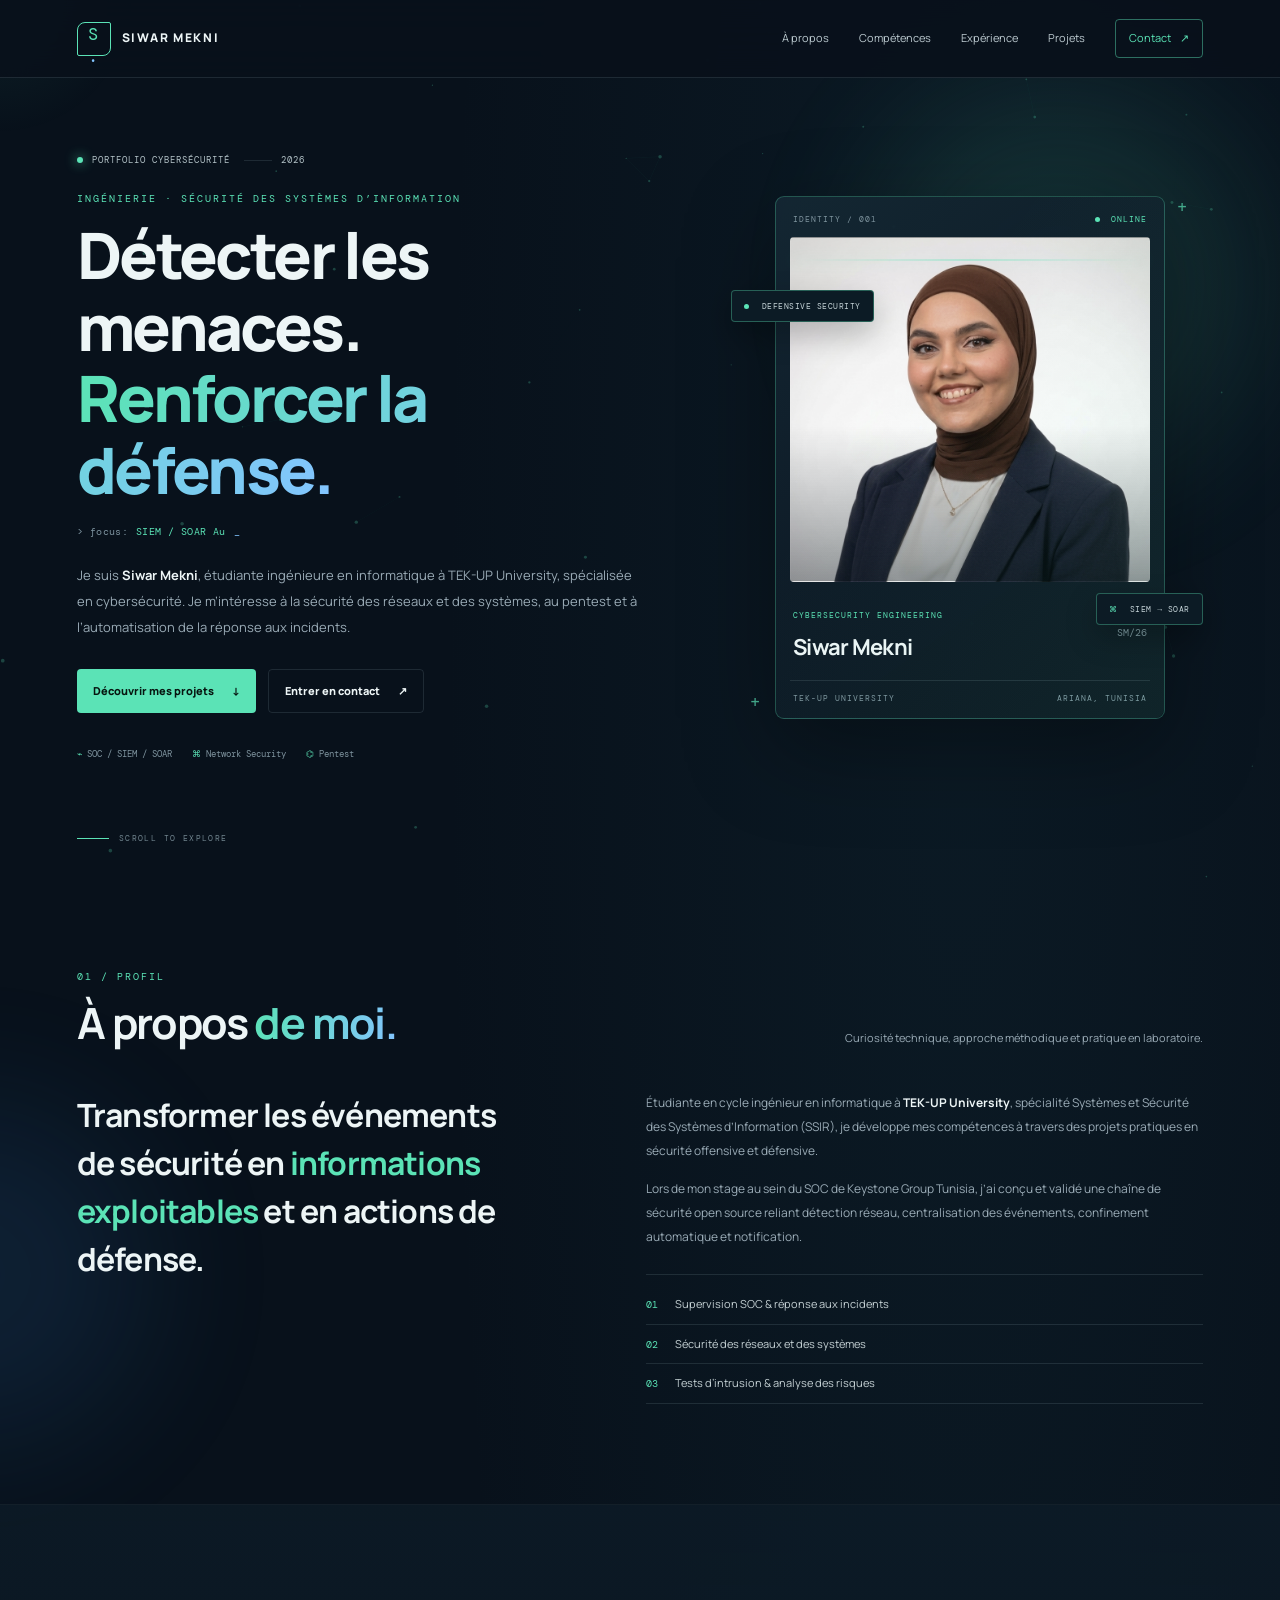
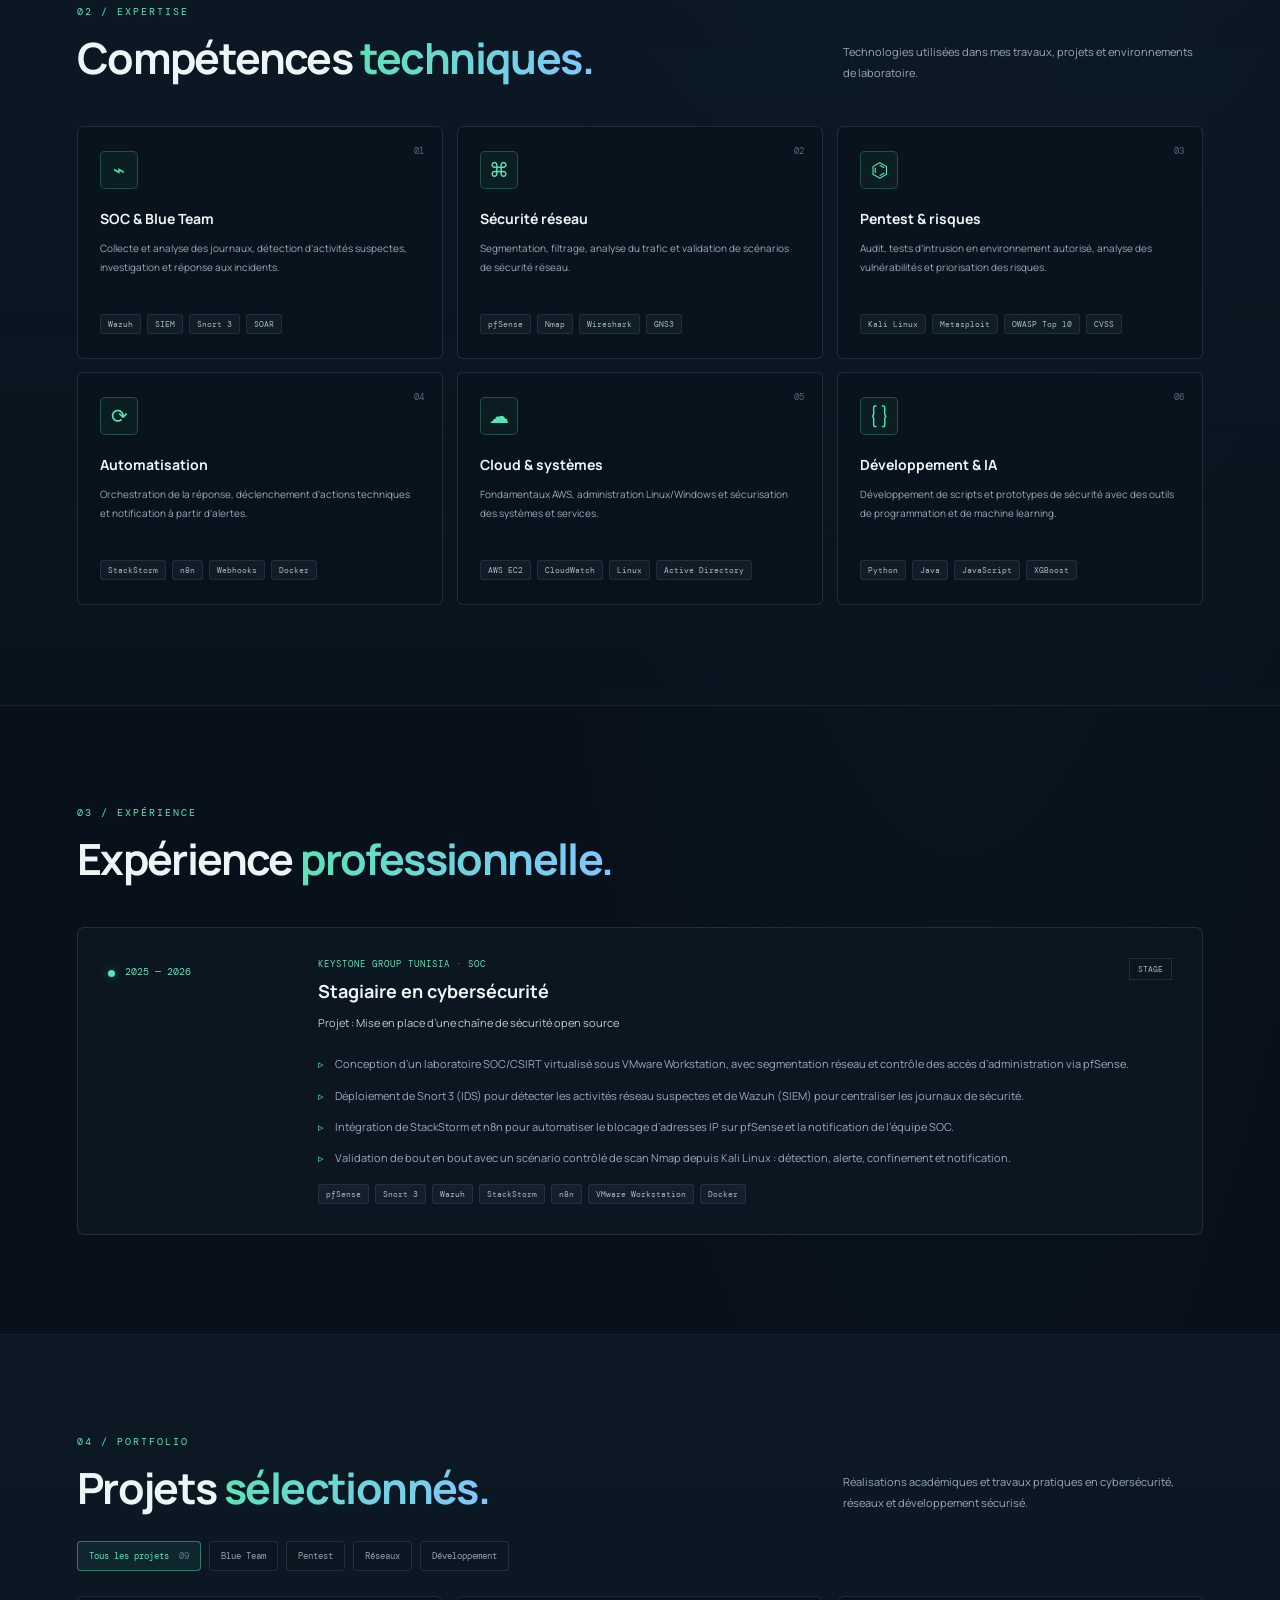
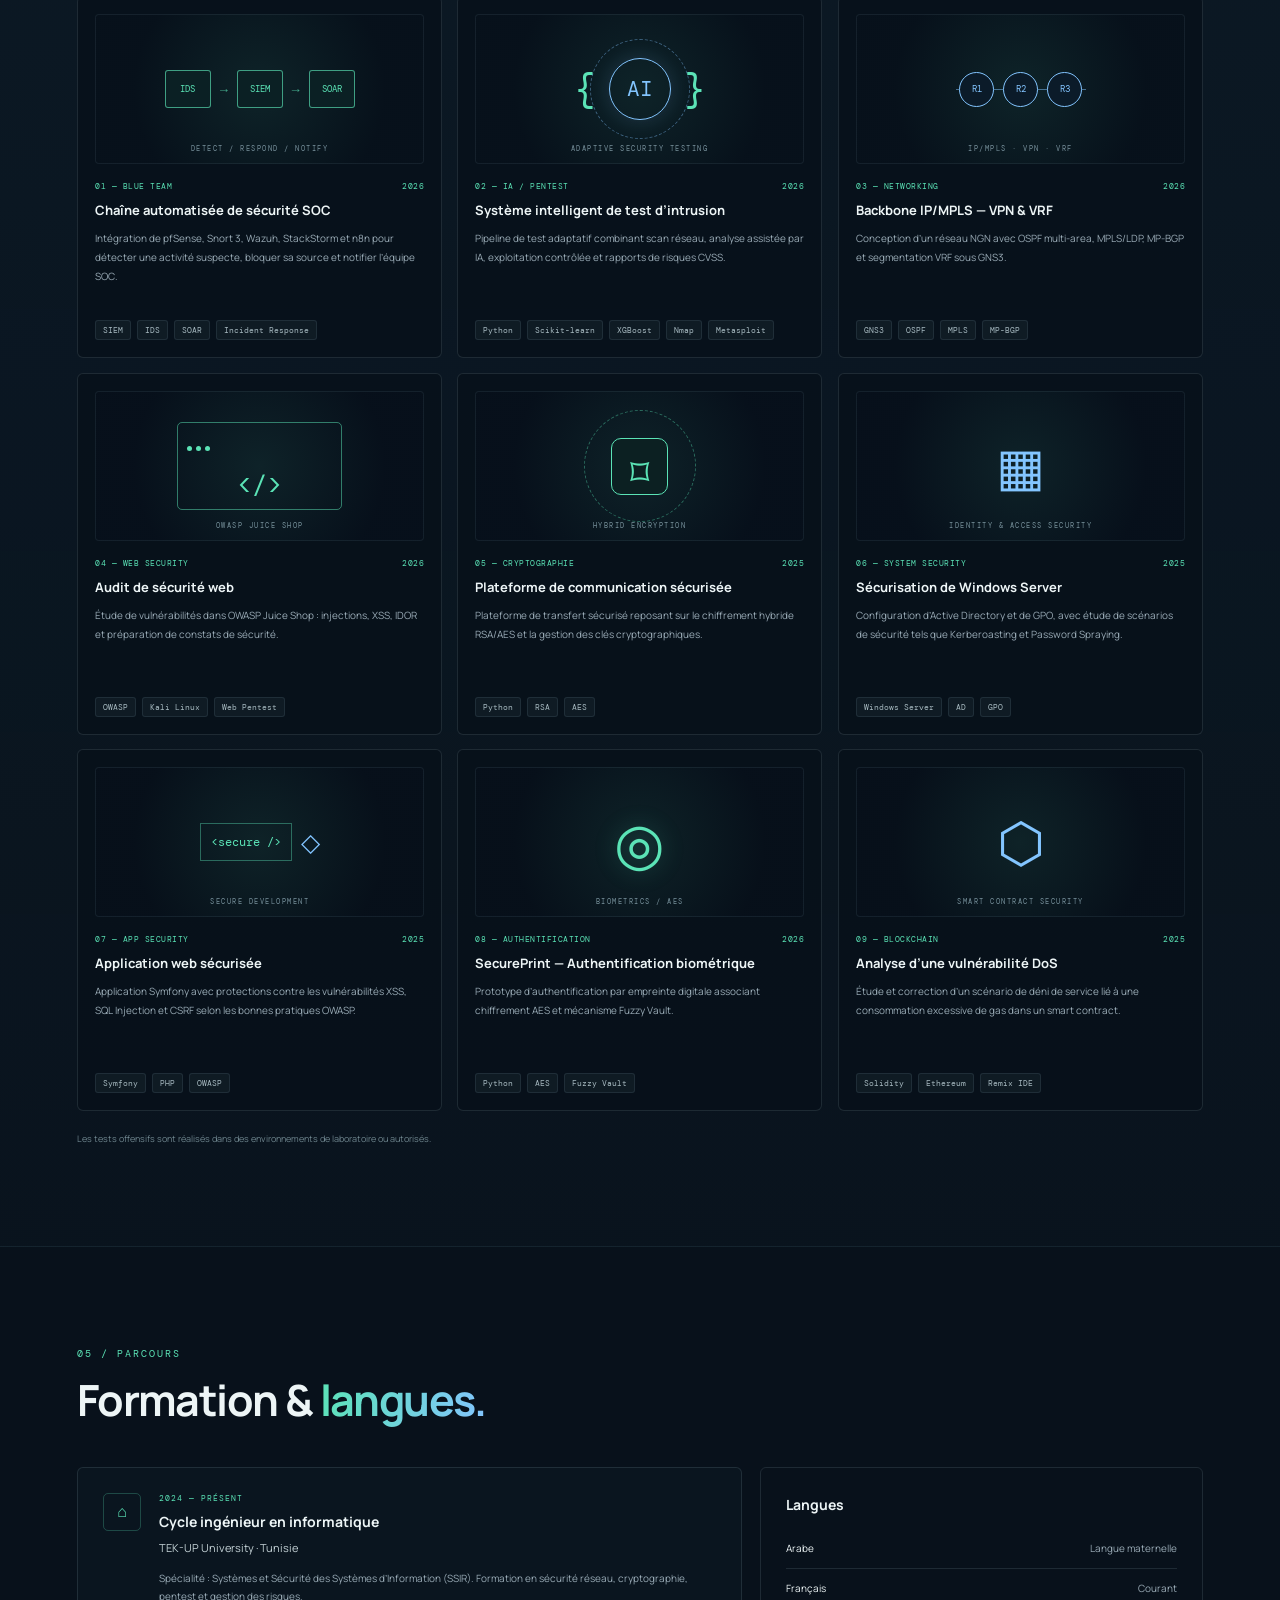
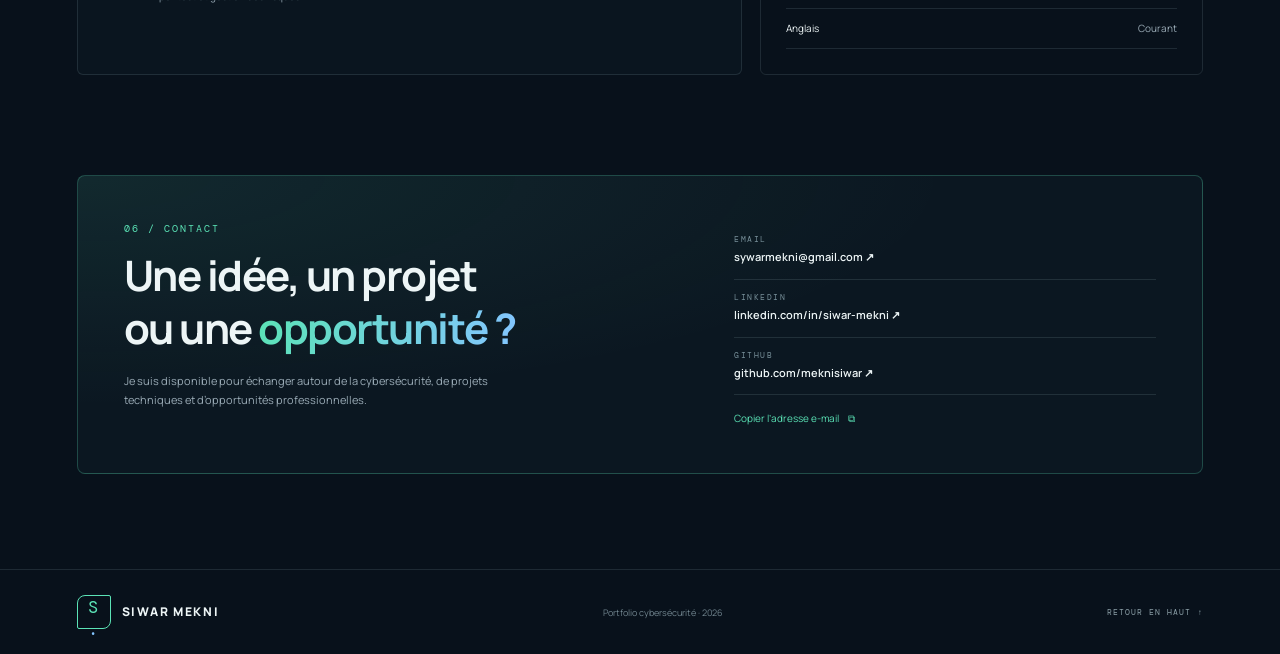
<file: index.html>
<!DOCTYPE html>
<html lang="fr">
<head>
  <meta charset="UTF-8">
  <meta name="viewport" content="width=device-width, initial-scale=1.0">
  <meta name="description" content="Portfolio de Siwar Mekni — ingénieure en cybersécurité, SOC, sécurité réseau, SIEM, SOAR et pentest.">
  <meta name="theme-color" content="#08111b">
  <title>Siwar Mekni | Cybersecurity Portfolio</title>
  <link rel="preconnect" href="https://fonts.googleapis.com">
  <link rel="preconnect" href="https://fonts.gstatic.com" crossorigin>
  <link href="https://fonts.googleapis.com/css2?family=DM+Mono:wght@400;500&family=Manrope:wght@400;500;600;700;800&display=swap" rel="stylesheet">
  <link rel="stylesheet" href="style.css">
</head>
<body>
  <div class="page-progress" id="pageProgress"></div>
  <canvas id="cyberCanvas" aria-hidden="true"></canvas>
  <div class="cursor-glow" id="cursorGlow" aria-hidden="true"></div>
  <div class="ambient ambient-one"></div>
  <div class="ambient ambient-two"></div>
  <header class="header">
    <a class="brand" href="#home" aria-label="Retour à l'accueil"><span class="brand-symbol">S<span>.</span></span><span>SIWAR MEKNI</span></a>
    <button class="menu-toggle" id="menuToggle" aria-label="Ouvrir le menu" aria-expanded="false">☰</button>
    <nav class="nav" id="nav">
      <a href="#about">À propos</a><a href="#skills">Compétences</a><a href="#experience">Expérience</a><a href="#projects">Projets</a><a class="nav-cta" href="#contact">Contact <span>↗</span></a>
    </nav>
  </header>

  <main>
    <section class="hero wrap" id="home">
      <div class="hero-content">
        <div class="availability"><span class="pulse"></span> PORTFOLIO CYBERSÉCURITÉ <span class="availability-line"></span> 2026</div>
        <p class="kicker">INGÉNIERIE · SÉCURITÉ DES SYSTÈMES D’INFORMATION</p>
        <h1>Détecter les menaces.<br><span class="gradient">Renforcer la défense.</span></h1>
        <div class="role-line"><span class="role-prefix">&gt; focus:</span> <span id="typewriter">SOC & Incident Response</span><span class="type-caret">_</span></div>
        <p class="intro">Je suis <strong>Siwar Mekni</strong>, étudiante ingénieure en informatique à TEK-UP University, spécialisée en cybersécurité. Je m’intéresse à la sécurité des réseaux et des systèmes, au pentest et à l’automatisation de la réponse aux incidents.</p>
        <div class="hero-buttons"><a class="btn btn-primary" href="#projects">Découvrir mes projets <span>↓</span></a><a class="btn btn-outline" href="#contact">Entrer en contact <span>↗</span></a></div>
        <div class="hero-tags"><span>⌁ SOC / SIEM / SOAR</span><span>⌘ Network Security</span><span>⌬ Pentest</span></div>
      </div>
      <div class="hero-profile">
        <div class="profile-frame">
          <div class="frame-top"><span>IDENTITY / 001</span><span class="frame-live"><i></i> ONLINE</span></div>
          <div class="portrait-wrap"><img src="image.png" alt="Photo de Siwar Mekni" class="portrait" onerror="this.style.display='none';document.getElementById('photoFallback').style.display='grid';"><div class="portrait-fallback" id="photoFallback">SM<span>PHOTO</span></div><div class="portrait-overlay"></div></div>
          <div class="profile-caption"><div><span class="caption-label">CYBERSECURITY ENGINEERING</span><h2>Siwar Mekni</h2></div><span class="caption-mark">SM/26</span></div>
          <div class="profile-footer"><span>TEK-UP UNIVERSITY</span><span>ARIANA, TUNISIA</span></div>
          <div class="scanline"></div>
        </div>
        <div class="float-chip chip-a"><span class="chip-dot"></span> DEFENSIVE SECURITY</div>
        <div class="float-chip chip-b"><span class="chip-icon">⌘</span> SIEM → SOAR</div>
        <div class="decor-cross cross-one">+</div><div class="decor-cross cross-two">+</div>
      </div>
      <a class="scroll-cue" href="#about"><span></span> SCROLL TO EXPLORE</a>
    </section>

    <section class="section wrap" id="about">
      <div class="section-title"><div><p class="kicker">01 / PROFIL</p><h2>À propos <span class="gradient">de moi.</span></h2></div><p class="section-note">Curiosité technique, approche méthodique et pratique en laboratoire.</p></div>
      <div class="about-layout">
        <p class="about-statement">Transformer les événements de sécurité en <em>informations exploitables</em> et en actions de défense.</p>
        <div class="about-text"><p>Étudiante en cycle ingénieur en informatique à <strong>TEK-UP University</strong>, spécialité Systèmes et Sécurité des Systèmes d’Information (SSIR), je développe mes compétences à travers des projets pratiques en sécurité offensive et défensive.</p><p>Lors de mon stage au sein du SOC de Keystone Group Tunisia, j’ai conçu et validé une chaîne de sécurité open source reliant détection réseau, centralisation des événements, confinement automatique et notification.</p>
          <div class="focus-list"><div><span>01</span> Supervision SOC & réponse aux incidents</div><div><span>02</span> Sécurité des réseaux et des systèmes</div><div><span>03</span> Tests d’intrusion & analyse des risques</div></div>
        </div>
      </div>
    </section>

    <section class="section section-alt" id="skills">
      <div class="wrap">
        <div class="section-title"><div><p class="kicker">02 / EXPERTISE</p><h2>Compétences <span class="gradient">techniques.</span></h2></div><p class="section-note">Technologies utilisées dans mes travaux, projets et environnements de laboratoire.</p></div>
        <div class="skills-grid">
          <article class="skill-card"><div class="card-number">01</div><div class="skill-symbol">⌁</div><h3>SOC & Blue Team</h3><p>Collecte et analyse des journaux, détection d’activités suspectes, investigation et réponse aux incidents.</p><div class="tags"><span>Wazuh</span><span>SIEM</span><span>Snort 3</span><span>SOAR</span></div></article>
          <article class="skill-card"><div class="card-number">02</div><div class="skill-symbol">⌘</div><h3>Sécurité réseau</h3><p>Segmentation, filtrage, analyse du trafic et validation de scénarios de sécurité réseau.</p><div class="tags"><span>pfSense</span><span>Nmap</span><span>Wireshark</span><span>GNS3</span></div></article>
          <article class="skill-card"><div class="card-number">03</div><div class="skill-symbol">⌬</div><h3>Pentest & risques</h3><p>Audit, tests d’intrusion en environnement autorisé, analyse des vulnérabilités et priorisation des risques.</p><div class="tags"><span>Kali Linux</span><span>Metasploit</span><span>OWASP Top 10</span><span>CVSS</span></div></article>
          <article class="skill-card"><div class="card-number">04</div><div class="skill-symbol">⟳</div><h3>Automatisation</h3><p>Orchestration de la réponse, déclenchement d’actions techniques et notification à partir d’alertes.</p><div class="tags"><span>StackStorm</span><span>n8n</span><span>Webhooks</span><span>Docker</span></div></article>
          <article class="skill-card"><div class="card-number">05</div><div class="skill-symbol">☁</div><h3>Cloud & systèmes</h3><p>Fondamentaux AWS, administration Linux/Windows et sécurisation des systèmes et services.</p><div class="tags"><span>AWS EC2</span><span>CloudWatch</span><span>Linux</span><span>Active Directory</span></div></article>
          <article class="skill-card"><div class="card-number">06</div><div class="skill-symbol">{ }</div><h3>Développement & IA</h3><p>Développement de scripts et prototypes de sécurité avec des outils de programmation et de machine learning.</p><div class="tags"><span>Python</span><span>Java</span><span>JavaScript</span><span>XGBoost</span></div></article>
        </div>
      </div>
    </section>

    <section class="section wrap" id="experience">
      <div class="section-title"><div><p class="kicker">03 / EXPÉRIENCE</p><h2>Expérience <span class="gradient">professionnelle.</span></h2></div></div>
      <article class="experience">
        <div class="experience-rail"><span class="rail-dot"></span><span>2025 — 2026</span></div>
        <div class="experience-body">
          <div class="experience-heading"><div><p class="company">KEYSTONE GROUP TUNISIA · SOC</p><h3>Stagiaire en cybersécurité</h3><p class="project-subtitle">Projet : Mise en place d’une chaîne de sécurité open source</p></div><span class="type-label">STAGE</span></div>
          <ul class="bullet-list"><li>Conception d’un laboratoire SOC/CSIRT virtualisé sous VMware Workstation, avec segmentation réseau et contrôle des accès d’administration via pfSense.</li><li>Déploiement de Snort 3 (IDS) pour détecter les activités réseau suspectes et de Wazuh (SIEM) pour centraliser les journaux de sécurité.</li><li>Intégration de StackStorm et n8n pour automatiser le blocage d’adresses IP sur pfSense et la notification de l’équipe SOC.</li><li>Validation de bout en bout avec un scénario contrôlé de scan Nmap depuis Kali Linux : détection, alerte, confinement et notification.</li></ul>
          <div class="tags"><span>pfSense</span><span>Snort 3</span><span>Wazuh</span><span>StackStorm</span><span>n8n</span><span>VMware Workstation</span><span>Docker</span></div>
        </div>
      </article>
    </section>

    <section class="section section-alt" id="projects">
      <div class="wrap">
        <div class="section-title"><div><p class="kicker">04 / PORTFOLIO</p><h2>Projets <span class="gradient">sélectionnés.</span></h2></div><p class="section-note">Réalisations académiques et travaux pratiques en cybersécurité, réseaux et développement sécurisé.</p></div>
        <div class="project-filters" role="group" aria-label="Filtrer les projets">
          <button class="filter-btn active" data-filter="all">Tous les projets <span>09</span></button>
          <button class="filter-btn" data-filter="blue">Blue Team</button>
          <button class="filter-btn" data-filter="offensive">Pentest</button>
          <button class="filter-btn" data-filter="network">Réseaux</button>
          <button class="filter-btn" data-filter="development">Développement</button>
        </div>
        <div class="projects-grid">
          <article class="project-card project-featured" data-category="blue"><div class="project-art art-soc"><span class="art-node n1">IDS</span><span class="art-arrow">→</span><span class="art-node n2">SIEM</span><span class="art-arrow">→</span><span class="art-node n3">SOAR</span><span class="art-label">DETECT / RESPOND / NOTIFY</span></div><div class="project-meta"><span>01 — BLUE TEAM</span><span>2026</span></div><h3>Chaîne automatisée de sécurité SOC</h3><p>Intégration de pfSense, Snort 3, Wazuh, StackStorm et n8n pour détecter une activité suspecte, bloquer sa source et notifier l’équipe SOC.</p><div class="tags"><span>SIEM</span><span>IDS</span><span>SOAR</span><span>Incident Response</span></div></article>
          <article class="project-card" data-category="offensive"><div class="project-art art-ai"><span class="ai-brace">{</span><span class="ai-core">AI</span><span class="ai-brace">}</span><span class="ai-orbit"></span><span class="art-label">ADAPTIVE SECURITY TESTING</span></div><div class="project-meta"><span>02 — IA / PENTEST</span><span>2026</span></div><h3>Système intelligent de test d’intrusion</h3><p>Pipeline de test adaptatif combinant scan réseau, analyse assistée par IA, exploitation contrôlée et rapports de risques CVSS.</p><div class="tags"><span>Python</span><span>Scikit-learn</span><span>XGBoost</span><span>Nmap</span><span>Metasploit</span></div></article>
          <article class="project-card" data-category="network"><div class="project-art art-network"><span class="router r1">R1</span><span class="router r2">R2</span><span class="router r3">R3</span><span class="router-link"></span><span class="art-label">IP/MPLS · VPN · VRF</span></div><div class="project-meta"><span>03 — NETWORKING</span><span>2026</span></div><h3>Backbone IP/MPLS — VPN & VRF</h3><p>Conception d’un réseau NGN avec OSPF multi-area, MPLS/LDP, MP-BGP et segmentation VRF sous GNS3.</p><div class="tags"><span>GNS3</span><span>OSPF</span><span>MPLS</span><span>MP-BGP</span></div></article>
          <article class="project-card" data-category="offensive"><div class="project-art art-web"><div class="browser"><span></span><span></span><span></span><b>&lt;/&gt;</b></div><span class="art-label">OWASP JUICE SHOP</span></div><div class="project-meta"><span>04 — WEB SECURITY</span><span>2026</span></div><h3>Audit de sécurité web</h3><p>Étude de vulnérabilités dans OWASP Juice Shop : injections, XSS, IDOR et préparation de constats de sécurité.</p><div class="tags"><span>OWASP</span><span>Kali Linux</span><span>Web Pentest</span></div></article>
          <article class="project-card" data-category="development"><div class="project-art art-crypto"><div class="crypto-lock">⌑</div><span class="crypto-orbit"></span><span class="art-label">HYBRID ENCRYPTION</span></div><div class="project-meta"><span>05 — CRYPTOGRAPHIE</span><span>2025</span></div><h3>Plateforme de communication sécurisée</h3><p>Plateforme de transfert sécurisé reposant sur le chiffrement hybride RSA/AES et la gestion des clés cryptographiques.</p><div class="tags"><span>Python</span><span>RSA</span><span>AES</span></div></article>
          <article class="project-card" data-category="development"><div class="project-art art-ad"><div class="ad-icon">▦</div><span class="art-label">IDENTITY & ACCESS SECURITY</span></div><div class="project-meta"><span>06 — SYSTEM SECURITY</span><span>2025</span></div><h3>Sécurisation de Windows Server</h3><p>Configuration d’Active Directory et de GPO, avec étude de scénarios de sécurité tels que Kerberoasting et Password Spraying.</p><div class="tags"><span>Windows Server</span><span>AD</span><span>GPO</span></div></article>
          <article class="project-card" data-category="development"><div class="project-art art-app"><span class="app-code">&lt;secure /&gt;</span><span class="app-shield">◇</span><span class="art-label">SECURE DEVELOPMENT</span></div><div class="project-meta"><span>07 — APP SECURITY</span><span>2025</span></div><h3>Application web sécurisée</h3><p>Application Symfony avec protections contre les vulnérabilités XSS, SQL Injection et CSRF selon les bonnes pratiques OWASP.</p><div class="tags"><span>Symfony</span><span>PHP</span><span>OWASP</span></div></article>
          <article class="project-card" data-category="development"><div class="project-art art-biometric"><span class="fingerprint">◎</span><span class="art-label">BIOMETRICS / AES</span></div><div class="project-meta"><span>08 — AUTHENTIFICATION</span><span>2026</span></div><h3>SecurePrint — Authentification biométrique</h3><p>Prototype d’authentification par empreinte digitale associant chiffrement AES et mécanisme Fuzzy Vault.</p><div class="tags"><span>Python</span><span>AES</span><span>Fuzzy Vault</span></div></article>
          <article class="project-card" data-category="development"><div class="project-art art-blockchain"><span class="chain-symbol">⬡</span><span class="art-label">SMART CONTRACT SECURITY</span></div><div class="project-meta"><span>09 — BLOCKCHAIN</span><span>2025</span></div><h3>Analyse d’une vulnérabilité DoS</h3><p>Étude et correction d’un scénario de déni de service lié à une consommation excessive de gas dans un smart contract.</p><div class="tags"><span>Solidity</span><span>Ethereum</span><span>Remix IDE</span></div></article>
        </div>
        <p class="project-disclaimer">Les tests offensifs sont réalisés dans des environnements de laboratoire ou autorisés.</p>
      </div>
    </section>

    <section class="section wrap" id="education">
      <div class="section-title"><div><p class="kicker">05 / PARCOURS</p><h2>Formation & <span class="gradient">langues.</span></h2></div></div>
      <div class="education-grid">
        <article class="education-card"><span class="education-icon">⌂</span><div><p class="education-date">2024 — PRÉSENT</p><h3>Cycle ingénieur en informatique</h3><p class="education-school">TEK-UP University · Tunisie</p><p class="education-detail">Spécialité : Systèmes et Sécurité des Systèmes d’Information (SSIR). Formation en sécurité réseau, cryptographie, pentest et gestion des risques.</p></div></article>
        <article class="language-card"><h3>Langues</h3><div class="language-row"><span>Arabe</span><span>Langue maternelle</span></div><div class="language-row"><span>Français</span><span>Courant</span></div><div class="language-row"><span>Anglais</span><span>Courant</span></div></article>
      </div>
    </section>

    <section class="contact-section" id="contact"><div class="wrap contact-panel"><div class="contact-main"><p class="kicker">06 / CONTACT</p><h2>Une idée, un projet<br>ou une <span class="gradient">opportunité ?</span></h2><p>Je suis disponible pour échanger autour de la cybersécurité, de projets techniques et d’opportunités professionnelles.</p></div><div class="contact-list"><a href="mailto:sywarmekni@gmail.com"><span>EMAIL</span><strong>sywarmekni@gmail.com ↗</strong></a><a href="https://www.linkedin.com/in/siwar-mekni/" target="_blank" rel="noopener noreferrer"><span>LINKEDIN</span><strong>linkedin.com/in/siwar-mekni ↗</strong></a><a href="https://github.com/meknisiwar" target="_blank" rel="noopener noreferrer"><span>GITHUB</span><strong>github.com/meknisiwar ↗</strong></a><button id="copyEmail" class="copy-button">Copier l’adresse e-mail <span>⧉</span></button></div></div></section>
  </main>
  <footer class="footer"><a class="brand" href="#home"><span class="brand-symbol">S<span>.</span></span><span>SIWAR MEKNI</span></a><p>Portfolio cybersécurité · <span id="year"></span></p><a href="#home" class="back-top">RETOUR EN HAUT ↑</a></footer>
  <div class="toast" id="toast" role="status" aria-live="polite">Adresse e-mail copiée.</div>
  <script src="script.js"></script>
</body>
</html>
</file>
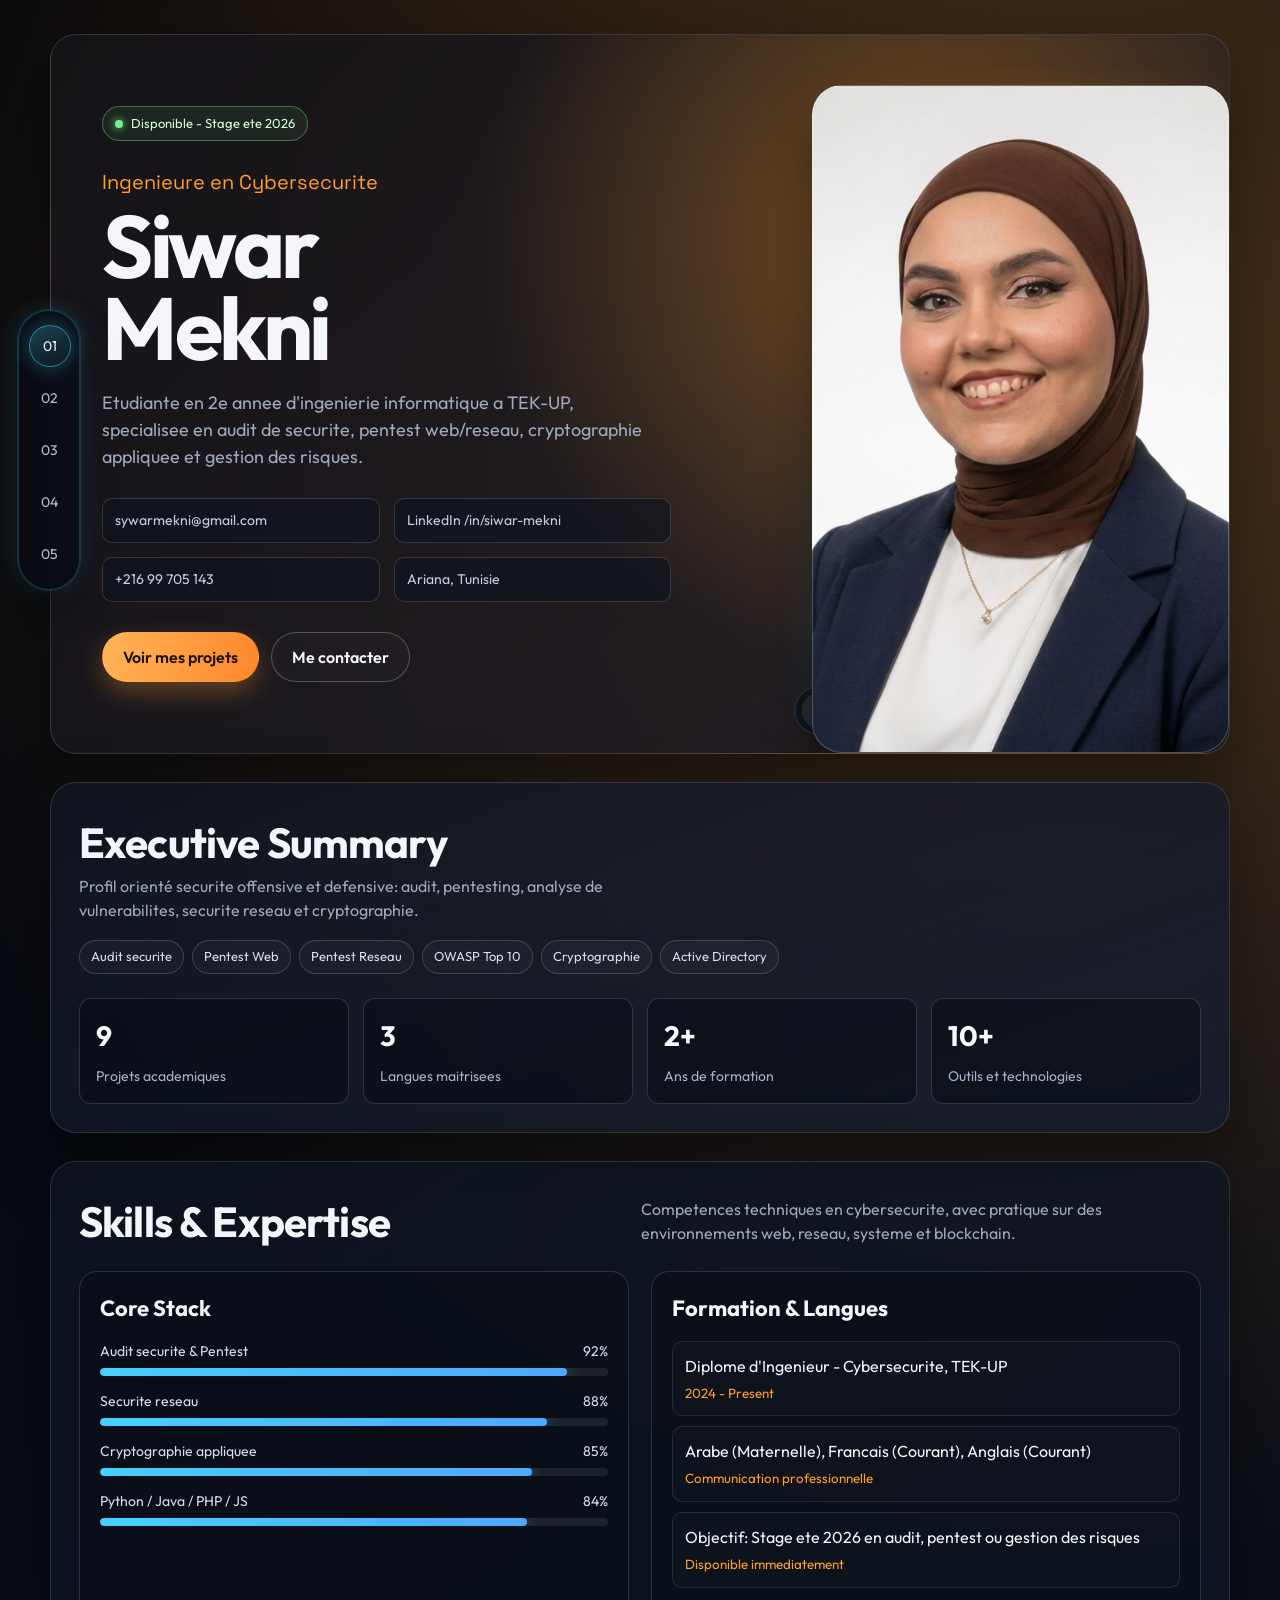
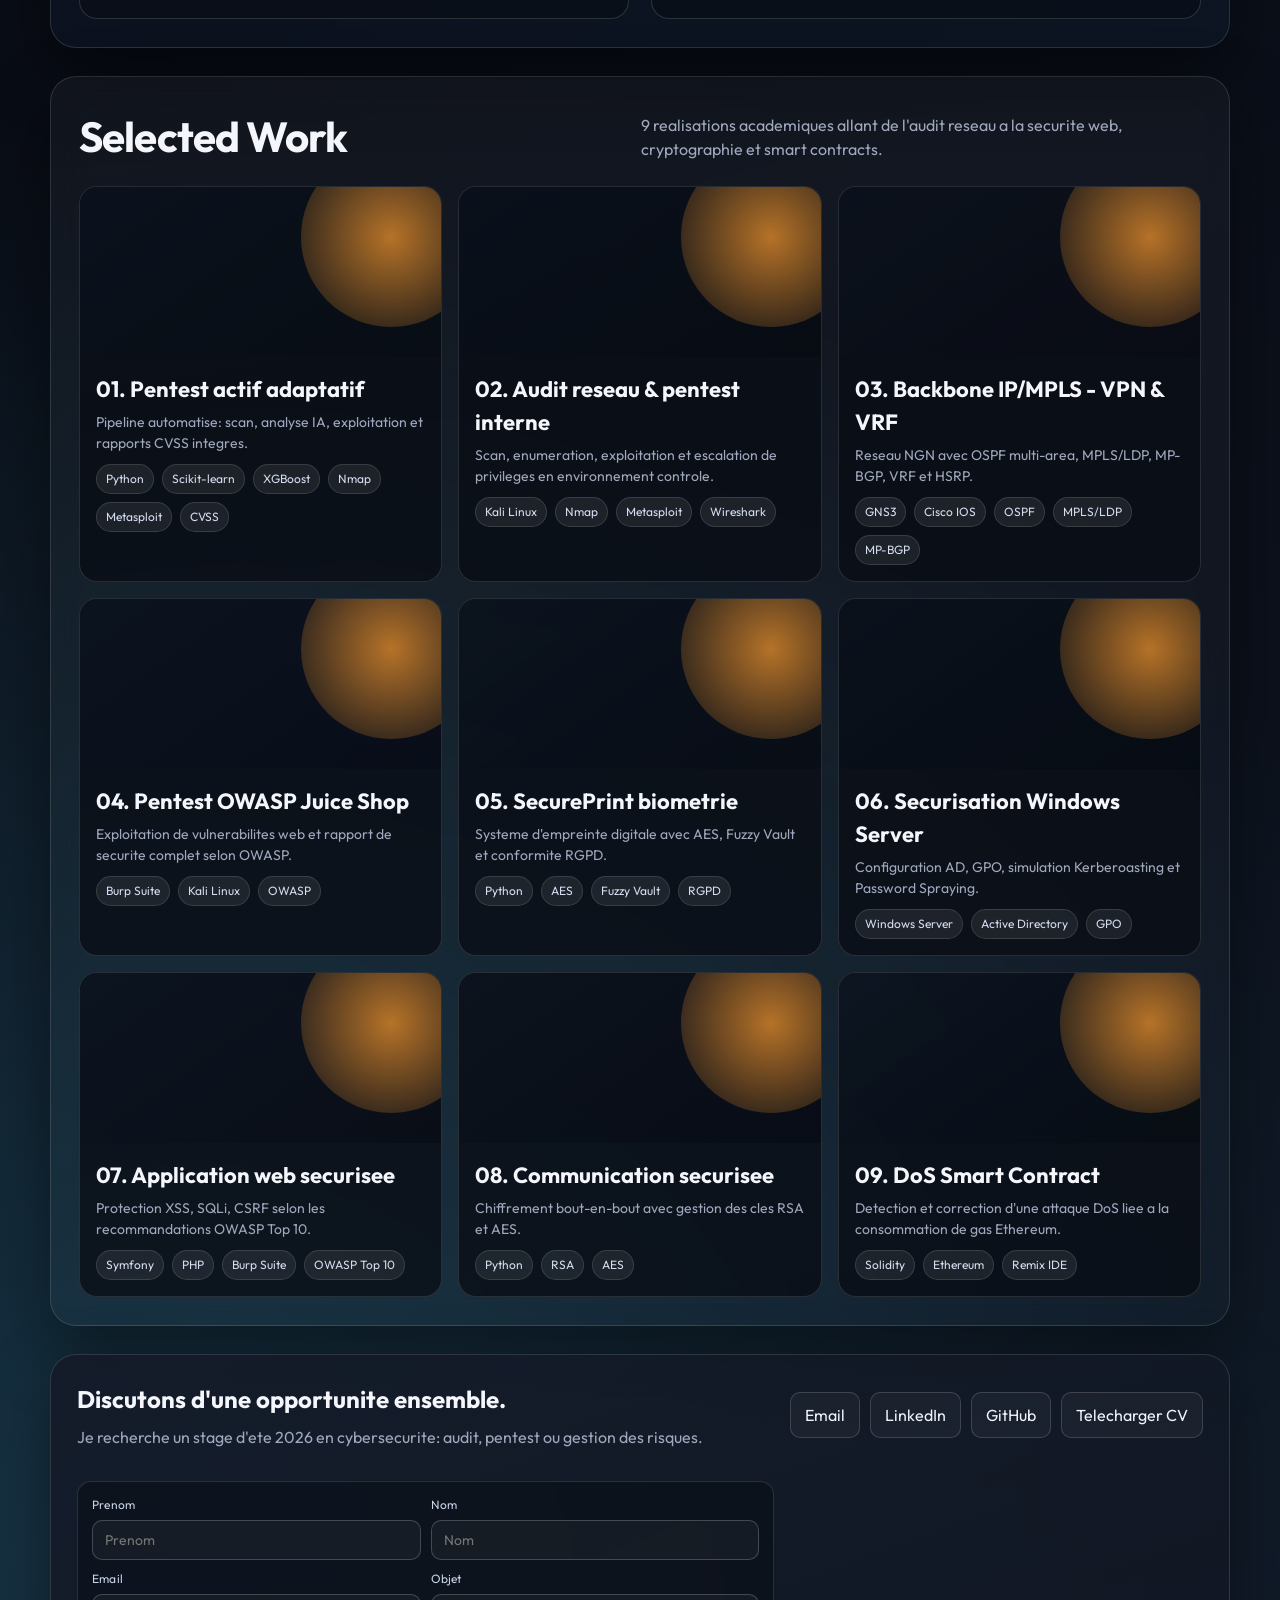
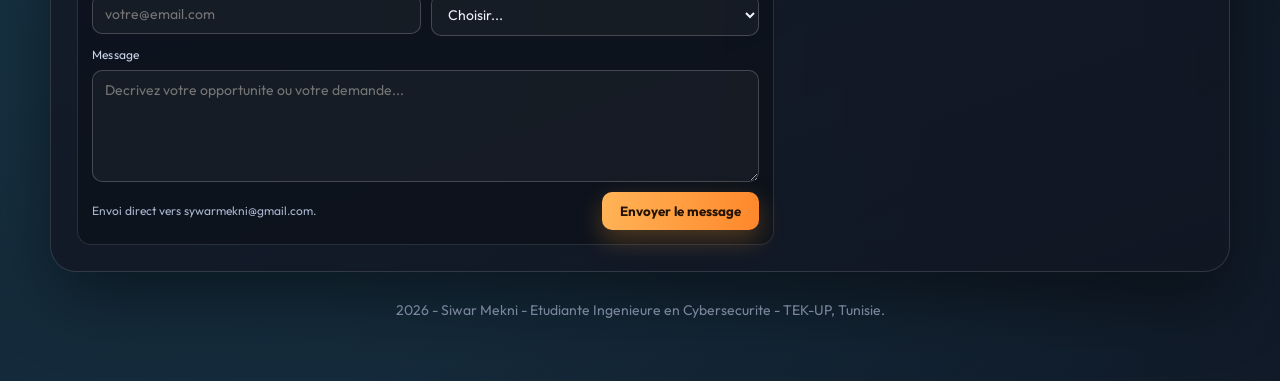
<file: portfolio_modern_v1.html>
<!DOCTYPE html>
<html lang="fr">
<head>
  <meta charset="UTF-8">
  <meta name="viewport" content="width=device-width, initial-scale=1.0">
  <title>Portfolio Pro | Siwar</title>
  <link rel="preconnect" href="https://fonts.googleapis.com">
  <link rel="preconnect" href="https://fonts.gstatic.com" crossorigin>
  <link href="https://fonts.googleapis.com/css2?family=Outfit:wght@300;400;500;600;700;800&family=Space+Grotesk:wght@400;500;700&display=swap" rel="stylesheet">
  <style>
    :root {
      --bg-0: #06070b;
      --bg-1: #0d111b;
      --bg-2: #161c2b;
      --glass: rgba(18, 24, 37, 0.66);
      --glass-2: rgba(22, 30, 46, 0.82);
      --line: rgba(255, 255, 255, 0.13);
      --text: #f4f6fb;
      --muted: #9fa8bd;
      --accent: #ff9d2f;
      --accent-2: #46d0ff;
      --ok: #79f08f;
      --shadow: 0 28px 70px rgba(0, 0, 0, 0.45);
      --radius-xl: 26px;
      --radius-lg: 18px;
      --radius-md: 12px;
    }

    * {
      margin: 0;
      padding: 0;
      box-sizing: border-box;
    }

    html {
      scroll-behavior: smooth;
    }

    body {
      font-family: 'Outfit', sans-serif;
      background: radial-gradient(circle at 82% 10%, rgba(255, 157, 47, 0.28), transparent 36%),
        radial-gradient(circle at 12% 88%, rgba(70, 208, 255, 0.18), transparent 42%),
        linear-gradient(150deg, var(--bg-0) 0%, #090d16 40%, #0f1522 100%);
      color: var(--text);
      min-height: 100vh;
      line-height: 1.5;
      overflow-x: hidden;
      padding: 34px 24px 60px;
      position: relative;
    }

    body::before {
      content: "";
      position: fixed;
      inset: 0;
      pointer-events: none;
      z-index: 0;
      background-image: linear-gradient(rgba(255, 255, 255, 0.015) 1px, transparent 1px),
        linear-gradient(90deg, rgba(255, 255, 255, 0.015) 1px, transparent 1px);
      background-size: 34px 34px;
      mask-image: radial-gradient(circle at center, black 45%, transparent 95%);
    }

    .layout {
      max-width: 1180px;
      margin: 0 auto;
      position: relative;
      z-index: 1;
    }

    .dock {
      position: fixed;
      top: 50%;
      left: 18px;
      transform: translateY(-50%);
      width: 62px;
      padding: 14px 10px;
      border-radius: 999px;
      background: rgba(8, 12, 20, 0.72);
      border: 1px solid rgba(70, 208, 255, 0.22);
      box-shadow: 0 0 0 1px rgba(70, 208, 255, 0.12), 0 14px 34px rgba(0, 0, 0, 0.45), 0 0 26px rgba(70, 208, 255, 0.2);
      backdrop-filter: blur(14px);
      z-index: 5;
    }

    .dock ul {
      list-style: none;
      display: grid;
      gap: 10px;
    }

    .dock a {
      display: grid;
      place-items: center;
      width: 42px;
      height: 42px;
      border-radius: 50%;
      color: #b6c1d7;
      border: 1px solid transparent;
      text-decoration: none;
      font-size: 14px;
      letter-spacing: 0.02em;
      transition: 0.25s ease;
    }

    .dock a:hover,
    .dock a.active {
      background: linear-gradient(150deg, rgba(70, 208, 255, 0.28), rgba(70, 208, 255, 0.06));
      border-color: rgba(70, 208, 255, 0.5);
      color: var(--text);
      box-shadow: 0 0 20px rgba(70, 208, 255, 0.35);
    }

    .panel {
      background: linear-gradient(170deg, rgba(255, 255, 255, 0.04), rgba(255, 255, 255, 0.015));
      border: 1px solid var(--line);
      border-radius: var(--radius-xl);
      box-shadow: var(--shadow);
      backdrop-filter: blur(14px);
      overflow: hidden;
      margin-bottom: 28px;
      position: relative;
    }

    .hero {
      min-height: min(720px, 88vh);
      display: grid;
      grid-template-columns: 1.15fr 0.85fr;
      gap: 10px;
      background: radial-gradient(circle at 74% 28%, rgba(255, 157, 47, 0.42), rgba(255, 157, 47, 0.04) 44%),
        linear-gradient(140deg, rgba(10, 14, 24, 0.86), rgba(22, 24, 40, 0.75));
    }

    .hero-copy {
      padding: clamp(28px, 4vw, 56px);
      display: flex;
      flex-direction: column;
      justify-content: center;
      animation: rise 0.75s ease both;
    }

    .state {
      display: inline-flex;
      align-items: center;
      gap: 8px;
      width: fit-content;
      border: 1px solid rgba(121, 240, 143, 0.36);
      color: #d5ffdd;
      background: rgba(121, 240, 143, 0.08);
      border-radius: 999px;
      padding: 7px 12px;
      font-size: 13px;
      margin-bottom: 26px;
    }

    .dot {
      width: 8px;
      height: 8px;
      border-radius: 50%;
      background: var(--ok);
      box-shadow: 0 0 8px var(--ok);
    }

    .role {
      color: var(--accent);
      font-size: 20px;
      font-family: 'Space Grotesk', sans-serif;
      margin-bottom: 8px;
    }

    h1 {
      font-size: clamp(48px, 8vw, 88px);
      line-height: 0.93;
      letter-spacing: -0.04em;
      margin-bottom: 20px;
    }

    .intro {
      max-width: 540px;
      color: var(--muted);
      font-size: 18px;
      margin-bottom: 28px;
    }

    .meta {
      display: grid;
      grid-template-columns: repeat(2, minmax(180px, 1fr));
      gap: 14px;
      margin-bottom: 30px;
    }

    .meta-item {
      padding: 11px 12px;
      border-radius: 10px;
      border: 1px solid rgba(255, 255, 255, 0.14);
      background: rgba(16, 20, 32, 0.65);
      color: #c5cee2;
      font-size: 14px;
    }

    .hero-actions {
      display: flex;
      flex-wrap: wrap;
      gap: 12px;
    }

    .btn {
      appearance: none;
      border: 1px solid transparent;
      border-radius: 999px;
      padding: 12px 20px;
      color: var(--text);
      text-decoration: none;
      font-weight: 600;
      transition: transform 0.2s ease, box-shadow 0.2s ease, border-color 0.2s ease;
    }

    .btn:hover {
      transform: translateY(-2px);
    }

    .btn-primary {
      background: linear-gradient(100deg, #ffb457, #ff872b);
      color: #221306;
      box-shadow: 0 10px 24px rgba(255, 157, 47, 0.32);
    }

    .btn-secondary {
      border-color: rgba(255, 255, 255, 0.24);
      background: rgba(255, 255, 255, 0.02);
    }

    .hero-visual {
      position: relative;
      isolation: isolate;
      min-height: 430px;
    }

    .hero-visual::before {
      content: "";
      position: absolute;
      inset: 8% 0 4% 14%;
      border-radius: 38px;
      background: radial-gradient(circle at 65% 18%, rgba(255, 166, 73, 0.3), rgba(255, 139, 51, 0.05) 44%, transparent 74%),
        radial-gradient(circle at 25% 88%, rgba(70, 208, 255, 0.14), rgba(70, 208, 255, 0.02) 38%, transparent 66%);
      filter: blur(14px);
      z-index: -1;
      animation: pulse 5.5s ease-in-out infinite;
    }

    .hero-figure {
      position: absolute;
      inset: 7% 0 0 16%;
      border-radius: 30px;
      background: url('image.png') center 16% / cover no-repeat;
      border: 1px solid rgba(255, 255, 255, 0.22);
      display: grid;
      place-items: center;
      overflow: hidden;
      z-index: 1;
      box-shadow: 0 26px 48px rgba(0, 0, 0, 0.45);
    }

    .hero-figure::before {
      content: none;
    }

    .hero-figure::after {
      content: none;
    }

    .quick-nav {
      position: absolute;
      left: 50%;
      transform: translateX(-50%);
      bottom: 18px;
      background: rgba(13, 18, 29, 0.72);
      border: 1px solid rgba(255, 255, 255, 0.16);
      backdrop-filter: blur(10px);
      border-radius: 999px;
      padding: 6px;
      display: flex;
      gap: 4px;
    }

    .quick-nav a {
      color: #bfc8d9;
      text-decoration: none;
      padding: 8px 13px;
      border-radius: 999px;
      font-size: 13px;
      transition: 0.2s ease;
    }

    .quick-nav a:hover,
    .quick-nav a.active {
      background: rgba(255, 255, 255, 0.1);
      color: #fff;
    }

    .summary {
      padding: 28px;
      background: linear-gradient(160deg, var(--glass), var(--glass-2));
    }

    .section-head {
      display: flex;
      justify-content: space-between;
      align-items: center;
      margin-bottom: 18px;
      gap: 20px;
    }

    .section-head h2 {
      font-size: clamp(28px, 4.2vw, 42px);
      letter-spacing: -0.02em;
    }

    .section-head p {
      color: var(--muted);
      max-width: 560px;
    }

    .chips {
      display: flex;
      flex-wrap: wrap;
      gap: 8px;
      margin-bottom: 24px;
    }

    .chip {
      border-radius: 999px;
      border: 1px solid rgba(255, 255, 255, 0.16);
      background: rgba(255, 255, 255, 0.03);
      color: #d7def0;
      padding: 6px 11px;
      font-size: 13px;
    }

    .stats {
      display: grid;
      grid-template-columns: repeat(4, minmax(130px, 1fr));
      gap: 14px;
    }

    .stat {
      border-radius: var(--radius-md);
      border: 1px solid rgba(255, 255, 255, 0.14);
      padding: 16px;
      background: rgba(6, 10, 17, 0.48);
    }

    .stat strong {
      display: block;
      font-size: 28px;
      margin-bottom: 6px;
      color: #f8f9ff;
    }

    .stat span {
      color: #a7b0c6;
      font-size: 14px;
    }

    .skills {
      padding: 28px;
      background: linear-gradient(140deg, rgba(13, 19, 32, 0.82), rgba(14, 23, 38, 0.74));
    }

    .skills-grid {
      display: grid;
      grid-template-columns: 1fr 1fr;
      gap: 22px;
    }

    .skills-list,
    .edu-list {
      border-radius: var(--radius-lg);
      border: 1px solid rgba(255, 255, 255, 0.14);
      background: rgba(9, 14, 23, 0.68);
      padding: 20px;
    }

    .skills-list h3,
    .edu-list h3 {
      font-size: 22px;
      margin-bottom: 16px;
    }

    .skill {
      margin-bottom: 15px;
    }

    .skill-row {
      display: flex;
      justify-content: space-between;
      color: #d6ddef;
      font-size: 14px;
      margin-bottom: 6px;
    }

    .bar {
      height: 8px;
      border-radius: 999px;
      background: rgba(255, 255, 255, 0.08);
      overflow: hidden;
    }

    .bar > i {
      display: block;
      height: 100%;
      border-radius: inherit;
      background: linear-gradient(90deg, var(--accent-2), #4ea8ff);
      box-shadow: 0 0 16px rgba(70, 208, 255, 0.52);
      transform-origin: left;
      animation: grow 1.2s ease;
    }

    .edu-item {
      padding: 12px;
      border: 1px solid rgba(255, 255, 255, 0.1);
      border-radius: 10px;
      margin-bottom: 10px;
      background: rgba(255, 255, 255, 0.02);
    }

    .edu-item small {
      color: var(--accent);
      display: block;
      margin-top: 6px;
    }

    .projects {
      padding: 28px;
    }

    .project-grid {
      display: grid;
      grid-template-columns: repeat(3, minmax(220px, 1fr));
      gap: 16px;
    }

    .project {
      border-radius: var(--radius-lg);
      border: 1px solid rgba(255, 255, 255, 0.12);
      overflow: hidden;
      background: rgba(9, 13, 21, 0.78);
      transition: 0.22s ease;
    }

    .project:hover {
      transform: translateY(-5px);
      border-color: rgba(255, 157, 47, 0.58);
      box-shadow: 0 20px 36px rgba(0, 0, 0, 0.38);
    }

    .project-media {
      height: 170px;
      background: linear-gradient(145deg, #171e2f, #0e131f);
      position: relative;
      overflow: hidden;
    }

    .project-media.p1 {
      background: linear-gradient(145deg, rgba(11, 18, 30, 0.85), rgba(8, 13, 21, 0.88)),
        url('https://images.unsplash.com/photo-1518770660439-4636190af475?auto=format&fit=crop&w=1200&q=80') center / cover;
    }

    .project-media.p2 {
      background: linear-gradient(145deg, rgba(10, 17, 29, 0.84), rgba(7, 12, 19, 0.88)),
        url('https://images.unsplash.com/photo-1510511459019-5dda7724fd87?auto=format&fit=crop&w=1200&q=80') center / cover;
    }

    .project-media.p3 {
      background: linear-gradient(145deg, rgba(12, 18, 30, 0.84), rgba(9, 12, 20, 0.9)),
        url('https://images.unsplash.com/photo-1526374965328-7f61d4dc18c5?auto=format&fit=crop&w=1200&q=80') center / cover;
    }

    .project-media.p4 {
      background: linear-gradient(145deg, rgba(12, 20, 32, 0.86), rgba(8, 14, 24, 0.9)),
        url('https://images.unsplash.com/photo-1563206767-5b18f218e8de?auto=format&fit=crop&w=1200&q=80') center / cover;
    }

    .project-media.p5 {
      background: linear-gradient(145deg, rgba(12, 20, 31, 0.82), rgba(8, 13, 22, 0.92)),
        url('https://images.unsplash.com/photo-1614064548237-096f735f344f?auto=format&fit=crop&w=1200&q=80') center / cover;
    }

    .project-media.p6 {
      background: linear-gradient(145deg, rgba(11, 18, 28, 0.84), rgba(6, 12, 20, 0.9)),
        url('https://images.unsplash.com/photo-1558494949-ef010cbdcc31?auto=format&fit=crop&w=1200&q=80') center / cover;
    }

    .project-media.p7 {
      background: linear-gradient(145deg, rgba(12, 20, 33, 0.86), rgba(9, 14, 22, 0.92)),
        url('https://images.unsplash.com/photo-1498050108023-c5249f4df085?auto=format&fit=crop&w=1200&q=80') center / cover;
    }

    .project-media.p8 {
      background: linear-gradient(145deg, rgba(12, 19, 30, 0.86), rgba(8, 12, 21, 0.91)),
        url('https://images.unsplash.com/photo-1555949963-aa79dcee981c?auto=format&fit=crop&w=1200&q=80') center / cover;
    }

    .project-media.p9 {
      background: linear-gradient(145deg, rgba(13, 21, 34, 0.84), rgba(7, 13, 20, 0.92)),
        url('https://images.unsplash.com/photo-1639322537228-f710d846310a?auto=format&fit=crop&w=1200&q=80') center / cover;
    }

    .project-media::before {
      content: "";
      position: absolute;
      width: 180px;
      height: 180px;
      border-radius: 50%;
      background: radial-gradient(circle, rgba(255, 157, 47, 0.7), rgba(255, 157, 47, 0));
      top: -40px;
      right: -40px;
    }

    .project-body {
      padding: 16px;
    }

    .project-body h3 {
      margin-bottom: 6px;
      font-size: 22px;
    }

    .project-body p {
      color: var(--muted);
      margin-bottom: 10px;
      font-size: 14px;
    }

    .tags {
      display: flex;
      flex-wrap: wrap;
      gap: 8px;
    }

    .tags span {
      padding: 5px 9px;
      border-radius: 999px;
      background: rgba(255, 255, 255, 0.08);
      border: 1px solid rgba(255, 255, 255, 0.12);
      font-size: 12px;
      color: #d4dcf0;
    }

    .contact {
      padding: 26px;
      background: linear-gradient(160deg, rgba(20, 26, 40, 0.9), rgba(17, 22, 34, 0.85));
      display: grid;
      grid-template-columns: 1fr auto;
      gap: 16px;
      align-items: center;
    }

    .contact p {
      color: var(--muted);
      font-size: 16px;
      margin-top: 8px;
    }

    .contact-links {
      display: flex;
      gap: 10px;
      flex-wrap: wrap;
      justify-content: flex-end;
    }

    .contact-links a {
      text-decoration: none;
      border-radius: 10px;
      padding: 10px 14px;
      color: #f0f3fc;
      border: 1px solid rgba(255, 255, 255, 0.16);
      background: rgba(255, 255, 255, 0.04);
      transition: 0.2s ease;
    }

    .contact-links a:hover {
      border-color: rgba(255, 157, 47, 0.6);
      color: #ffd8a9;
    }

    .contact-form {
      margin-top: 16px;
      border: 1px solid rgba(255, 255, 255, 0.12);
      border-radius: 14px;
      background: rgba(10, 15, 24, 0.62);
      padding: 14px;
      display: grid;
      grid-template-columns: repeat(2, minmax(160px, 1fr));
      gap: 10px;
    }

    .field {
      display: flex;
      flex-direction: column;
      gap: 6px;
    }

    .field label {
      font-size: 12px;
      color: #c9d3e7;
      letter-spacing: 0.02em;
    }

    .field input,
    .field textarea,
    .field select {
      background: rgba(255, 255, 255, 0.04);
      border: 1px solid rgba(255, 255, 255, 0.2);
      border-radius: 10px;
      color: #eef2fc;
      padding: 10px 12px;
      font-family: 'Outfit', sans-serif;
      font-size: 14px;
      outline: none;
    }

    .field input:focus,
    .field textarea:focus,
    .field select:focus {
      border-color: rgba(255, 157, 47, 0.7);
      box-shadow: 0 0 0 2px rgba(255, 157, 47, 0.16);
    }

    .field textarea {
      resize: vertical;
      min-height: 112px;
    }

    .field.full {
      grid-column: 1 / -1;
    }

    .form-submit {
      grid-column: 1 / -1;
      display: flex;
      align-items: center;
      justify-content: space-between;
      gap: 10px;
      flex-wrap: wrap;
    }

    .form-note {
      color: #a8b5cf;
      font-size: 12px;
    }

    .send-btn {
      border: 0;
      border-radius: 10px;
      padding: 11px 18px;
      font-family: 'Outfit', sans-serif;
      font-weight: 700;
      cursor: pointer;
      color: #251303;
      background: linear-gradient(100deg, #ffb457, #ff872b);
      box-shadow: 0 10px 24px rgba(255, 157, 47, 0.28);
    }

    .send-btn:hover {
      transform: translateY(-1px);
    }

    footer {
      text-align: center;
      color: #93a0bc;
      font-size: 14px;
      margin-top: 14px;
    }

    .reveal {
      opacity: 0;
      transform: translateY(18px);
      transition: opacity 0.6s ease, transform 0.6s ease;
    }

    .reveal.on {
      opacity: 1;
      transform: translateY(0);
    }

    @keyframes rise {
      from {
        opacity: 0;
        transform: translateY(12px);
      }
      to {
        opacity: 1;
        transform: translateY(0);
      }
    }

    @keyframes pulse {
      0%,
      100% {
        transform: scale(1);
      }
      50% {
        transform: scale(1.03);
      }
    }

    @keyframes grow {
      from {
        transform: scaleX(0.2);
      }
      to {
        transform: scaleX(1);
      }
    }

    @media (max-width: 1024px) {
      body {
        padding-left: 14px;
        padding-right: 14px;
      }

      .dock {
        display: none;
      }

      .hero {
        grid-template-columns: 1fr;
      }

      .hero-visual {
        min-height: 290px;
      }

      .hero-figure {
        inset: 8% 10% 12% 10%;
      }

      .stats {
        grid-template-columns: repeat(2, minmax(130px, 1fr));
      }

      .skills-grid {
        grid-template-columns: 1fr;
      }

      .project-grid {
        grid-template-columns: repeat(2, minmax(220px, 1fr));
      }
    }

    @media (max-width: 640px) {
      h1 {
        font-size: clamp(40px, 17vw, 64px);
      }

      .meta {
        grid-template-columns: 1fr;
      }

      .quick-nav {
        width: calc(100% - 24px);
        justify-content: space-between;
      }

      .quick-nav a {
        padding: 8px 9px;
        font-size: 12px;
      }

      .contact {
        grid-template-columns: 1fr;
      }

      .contact-links {
        justify-content: flex-start;
      }

      .contact-form {
        grid-template-columns: 1fr;
      }

      .project-grid {
        grid-template-columns: 1fr;
      }
    }
  </style>
</head>
<body>
  <aside class="dock" aria-label="Navigation rapide">
    <ul>
      <li><a href="#home" class="active">01</a></li>
      <li><a href="#summary">02</a></li>
      <li><a href="#skills">03</a></li>
      <li><a href="#projects">04</a></li>
      <li><a href="#contact">05</a></li>
    </ul>
  </aside>

  <main class="layout">
    <section class="panel hero" id="home">
      <div class="hero-copy">
        <span class="state"><i class="dot"></i>Disponible - Stage ete 2026</span>
        <p class="role">Ingenieure en Cybersecurite</p>
        <h1>Siwar<br>Mekni</h1>
        <p class="intro">Etudiante en 2e annee d'ingenierie informatique a TEK-UP, specialisee en audit de securite, pentest web/reseau, cryptographie appliquee et gestion des risques.</p>
        <div class="meta">
          <div class="meta-item">sywarmekni@gmail.com</div>
          <div class="meta-item">LinkedIn /in/siwar-mekni</div>
          <div class="meta-item">+216 99 705 143</div>
          <div class="meta-item">Ariana, Tunisie</div>
        </div>
        <div class="hero-actions">
          <a class="btn btn-primary" href="#projects">Voir mes projets</a>
          <a class="btn btn-secondary" href="#contact">Me contacter</a>
        </div>
      </div>
      <div class="hero-visual">
        <div class="hero-figure"></div>
        <nav class="quick-nav" aria-label="Sections">
          <a href="#home" class="active">Accueil</a>
          <a href="#summary">Summary</a>
          <a href="#skills">Skills</a>
          <a href="#projects">Projets</a>
          <a href="#contact">Contact</a>
        </nav>
      </div>
    </section>

    <section class="panel summary reveal" id="summary">
      <header class="section-head">
        <div>
          <h2>Executive Summary</h2>
          <p>Profil orienté securite offensive et defensive: audit, pentesting, analyse de vulnerabilites, securite reseau et cryptographie.</p>
        </div>
      </header>
      <div class="chips">
        <span class="chip">Audit securite</span>
        <span class="chip">Pentest Web</span>
        <span class="chip">Pentest Reseau</span>
        <span class="chip">OWASP Top 10</span>
        <span class="chip">Cryptographie</span>
        <span class="chip">Active Directory</span>
      </div>
      <div class="stats">
        <article class="stat">
          <strong>9</strong>
          <span>Projets academiques</span>
        </article>
        <article class="stat">
          <strong>3</strong>
          <span>Langues maitrisees</span>
        </article>
        <article class="stat">
          <strong>2+</strong>
          <span>Ans de formation</span>
        </article>
        <article class="stat">
          <strong>10+</strong>
          <span>Outils et technologies</span>
        </article>
      </div>
    </section>

    <section class="panel skills reveal" id="skills">
      <header class="section-head">
        <h2>Skills & Expertise</h2>
        <p>Competences techniques en cybersecurite, avec pratique sur des environnements web, reseau, systeme et blockchain.</p>
      </header>
      <div class="skills-grid">
        <article class="skills-list">
          <h3>Core Stack</h3>
          <div class="skill">
            <div class="skill-row"><span>Audit securite & Pentest</span><span>92%</span></div>
            <div class="bar"><i style="width:92%"></i></div>
          </div>
          <div class="skill">
            <div class="skill-row"><span>Securite reseau</span><span>88%</span></div>
            <div class="bar"><i style="width:88%"></i></div>
          </div>
          <div class="skill">
            <div class="skill-row"><span>Cryptographie appliquee</span><span>85%</span></div>
            <div class="bar"><i style="width:85%"></i></div>
          </div>
          <div class="skill">
            <div class="skill-row"><span>Python / Java / PHP / JS</span><span>84%</span></div>
            <div class="bar"><i style="width:84%"></i></div>
          </div>
        </article>

        <article class="edu-list">
          <h3>Formation & Langues</h3>
          <div class="edu-item">
            Diplome d'Ingenieur - Cybersecurite, TEK-UP
            <small>2024 - Present</small>
          </div>
          <div class="edu-item">
            Arabe (Maternelle), Francais (Courant), Anglais (Courant)
            <small>Communication professionnelle</small>
          </div>
          <div class="edu-item">
            Objectif: Stage ete 2026 en audit, pentest ou gestion des risques
            <small>Disponible immediatement</small>
          </div>
        </article>
      </div>
    </section>

    <section class="panel projects reveal" id="projects">
      <header class="section-head">
        <h2>Selected Work</h2>
        <p>9 realisations academiques allant de l'audit reseau a la securite web, cryptographie et smart contracts.</p>
      </header>
      <div class="project-grid">
        <article class="project">
          <div class="project-media p1"></div>
          <div class="project-body">
            <h3>01. Pentest actif adaptatif</h3>
            <p>Pipeline automatise: scan, analyse IA, exploitation et rapports CVSS integres.</p>
            <div class="tags"><span>Python</span><span>Scikit-learn</span><span>XGBoost</span><span>Nmap</span><span>Metasploit</span><span>CVSS</span></div>
          </div>
        </article>
        <article class="project">
          <div class="project-media p2"></div>
          <div class="project-body">
            <h3>02. Audit reseau & pentest interne</h3>
            <p>Scan, enumeration, exploitation et escalation de privileges en environnement controle.</p>
            <div class="tags"><span>Kali Linux</span><span>Nmap</span><span>Metasploit</span><span>Wireshark</span></div>
          </div>
        </article>
        <article class="project">
          <div class="project-media p3"></div>
          <div class="project-body">
            <h3>03. Backbone IP/MPLS - VPN & VRF</h3>
            <p>Reseau NGN avec OSPF multi-area, MPLS/LDP, MP-BGP, VRF et HSRP.</p>
            <div class="tags"><span>GNS3</span><span>Cisco IOS</span><span>OSPF</span><span>MPLS/LDP</span><span>MP-BGP</span></div>
          </div>
        </article>
        <article class="project">
          <div class="project-media p4"></div>
          <div class="project-body">
            <h3>04. Pentest OWASP Juice Shop</h3>
            <p>Exploitation de vulnerabilites web et rapport de securite complet selon OWASP.</p>
            <div class="tags"><span>Burp Suite</span><span>Kali Linux</span><span>OWASP</span></div>
          </div>
        </article>
        <article class="project">
          <div class="project-media p5"></div>
          <div class="project-body">
            <h3>05. SecurePrint biometrie</h3>
            <p>Systeme d'empreinte digitale avec AES, Fuzzy Vault et conformite RGPD.</p>
            <div class="tags"><span>Python</span><span>AES</span><span>Fuzzy Vault</span><span>RGPD</span></div>
          </div>
        </article>
        <article class="project">
          <div class="project-media p6"></div>
          <div class="project-body">
            <h3>06. Securisation Windows Server</h3>
            <p>Configuration AD, GPO, simulation Kerberoasting et Password Spraying.</p>
            <div class="tags"><span>Windows Server</span><span>Active Directory</span><span>GPO</span></div>
          </div>
        </article>
        <article class="project">
          <div class="project-media p7"></div>
          <div class="project-body">
            <h3>07. Application web securisee</h3>
            <p>Protection XSS, SQLi, CSRF selon les recommandations OWASP Top 10.</p>
            <div class="tags"><span>Symfony</span><span>PHP</span><span>Burp Suite</span><span>OWASP Top 10</span></div>
          </div>
        </article>
        <article class="project">
          <div class="project-media p8"></div>
          <div class="project-body">
            <h3>08. Communication securisee</h3>
            <p>Chiffrement bout-en-bout avec gestion des cles RSA et AES.</p>
            <div class="tags"><span>Python</span><span>RSA</span><span>AES</span></div>
          </div>
        </article>
        <article class="project">
          <div class="project-media p9"></div>
          <div class="project-body">
            <h3>09. DoS Smart Contract</h3>
            <p>Detection et correction d'une attaque DoS liee a la consommation de gas Ethereum.</p>
            <div class="tags"><span>Solidity</span><span>Ethereum</span><span>Remix IDE</span></div>
          </div>
        </article>
      </div>
    </section>

    <section class="panel contact reveal" id="contact">
      <div>
        <h2>Discutons d'une opportunite ensemble.</h2>
        <p>Je recherche un stage d'ete 2026 en cybersecurite: audit, pentest ou gestion des risques.</p>
      </div>
      <div class="contact-links">
        <a href="mailto:sywarmekni@gmail.com">Email</a>
        <a href="https://linkedin.com/in/siwar-mekni" target="_blank" rel="noopener">LinkedIn</a>
        <a href="https://github.com/meknisiwar" target="_blank" rel="noopener">GitHub</a>
        <a href="Cv.pdf" download="Cv.pdf">Telecharger CV</a>
      </div>
      <form class="contact-form" action="https://formsubmit.co/sywarmekni@gmail.com" method="POST">
        <input type="hidden" name="_subject" value="Nouveau message portfolio - Siwar Mekni">
        <input type="hidden" name="_captcha" value="false">
        <input type="hidden" name="_template" value="table">
        <div class="field">
          <label for="firstName">Prenom</label>
          <input id="firstName" name="Prenom" type="text" placeholder="Prenom" required>
        </div>
        <div class="field">
          <label for="lastName">Nom</label>
          <input id="lastName" name="Nom" type="text" placeholder="Nom" required>
        </div>
        <div class="field">
          <label for="email">Email</label>
          <input id="email" name="Email" type="email" placeholder="votre@email.com" required>
        </div>
        <div class="field">
          <label for="subject">Objet</label>
          <select id="subject" name="Objet" required>
            <option value="">Choisir...</option>
            <option>Proposition de stage</option>
            <option>Collaboration</option>
            <option>Information</option>
            <option>Autre</option>
          </select>
        </div>
        <div class="field full">
          <label for="message">Message</label>
          <textarea id="message" name="Message" placeholder="Decrivez votre opportunite ou votre demande..." required></textarea>
        </div>
        <div class="form-submit">
          <span class="form-note">Envoi direct vers sywarmekni@gmail.com.</span>
          <button class="send-btn" type="submit">Envoyer le message</button>
        </div>
      </form>
    </section>

    <footer>
      <p>2026 - Siwar Mekni - Etudiante Ingenieure en Cybersecurite - TEK-UP, Tunisie.</p>
    </footer>
  </main>

  <script>
    const links = [...document.querySelectorAll('.dock a, .quick-nav a')];
    const sections = [...document.querySelectorAll('main section[id]')];
    const revealItems = [...document.querySelectorAll('.reveal')];

    const setActive = () => {
      const middle = window.scrollY + window.innerHeight * 0.35;
      const current = sections.findLast((section) => middle >= section.offsetTop) || sections[0];
      links.forEach((link) => {
        const isCurrent = link.getAttribute('href') === '#' + current.id;
        link.classList.toggle('active', isCurrent);
      });
    };

    const observer = new IntersectionObserver((entries) => {
      entries.forEach((entry) => {
        if (entry.isIntersecting) {
          entry.target.classList.add('on');
        }
      });
    }, { threshold: 0.15 });

    revealItems.forEach((item) => observer.observe(item));
    window.addEventListener('scroll', setActive, { passive: true });
    setActive();
  </script>
</body>
</html>
</file>
<file: style.css>
:root{--bg:#08111b;--bg2:#0b1722;--panel:#0e1b27;--text:#edf5f6;--muted:#9aabb6;--line:rgba(167,194,205,.14);--mint:#5be3b6;--blue:#83c5ff;--mono:"DM Mono",monospace;--sans:"Manrope",sans-serif}
*{box-sizing:border-box;margin:0;padding:0}html{scroll-behavior:smooth;scroll-padding-top:90px}body{font-family:var(--sans);background:var(--bg);color:var(--text);line-height:1.7;overflow-x:hidden}a{color:inherit;text-decoration:none}button{font:inherit}.wrap{width:min(1160px,88%);margin:0 auto}.ambient{position:absolute;z-index:-1;pointer-events:none;filter:blur(70px);border-radius:50%;opacity:.12}.ambient-one{width:390px;height:390px;background:var(--mint);top:90px;right:2%}.ambient-two{width:350px;height:350px;background:#3989df;top:1100px;left:-200px}.header{height:78px;padding:0 6%;display:flex;align-items:center;justify-content:space-between;position:sticky;top:0;z-index:30;background:rgba(8,17,27,.88);backdrop-filter:blur(18px);border-bottom:1px solid var(--line)}.brand{display:flex;align-items:center;gap:11px;font-size:12px;letter-spacing:1.7px;font-weight:800}.brand-symbol{width:34px;height:34px;border:1px solid var(--mint);border-radius:8px 2px 8px 2px;display:grid;place-items:center;font:17px var(--mono);color:var(--mint)}.brand-symbol span{color:var(--blue)}.nav{display:flex;align-items:center;gap:30px;font-size:11px;color:#bdcbd1}.nav a{transition:color .2s}.nav a:hover{color:var(--mint)}.nav .nav-cta{padding:9px 13px;border:1px solid rgba(91,227,182,.45);border-radius:4px;color:var(--mint)}.nav-cta span{margin-left:7px}.menu-toggle{display:none;background:transparent;border:1px solid var(--line);color:var(--mint);padding:6px 10px;border-radius:4px}.hero{min-height:680px;display:grid;grid-template-columns:1.12fr .88fr;align-items:center;gap:6%;padding-top:76px;padding-bottom:110px;position:relative}.availability{display:flex;align-items:center;gap:9px;font:9px var(--mono);letter-spacing:1px;color:#b4c3c8;margin-bottom:26px}.pulse{width:6px;height:6px;border-radius:50%;background:var(--mint);box-shadow:0 0 12px var(--mint)}.availability-line{width:28px;height:1px;background:var(--line);margin-left:5px}.kicker{font:10px var(--mono);letter-spacing:2px;color:var(--mint);margin-bottom:14px}.hero h1{font-size:clamp(39px,5vw,66px);line-height:1.12;letter-spacing:-2.6px;font-weight:800}.gradient{color:var(--mint);background:linear-gradient(100deg,var(--mint),var(--blue));background-clip:text;-webkit-background-clip:text;-webkit-text-fill-color:transparent}.intro{max-width:570px;margin-top:24px;color:var(--muted);font-size:13px;line-height:2}.intro strong{color:var(--text)}.hero-buttons{display:flex;flex-wrap:wrap;gap:12px;margin-top:29px}.btn{display:inline-flex;align-items:center;gap:18px;padding:12px 16px;border-radius:4px;font-size:11px;font-weight:800;transition:transform .2s,background .2s}.btn:hover{transform:translateY(-3px)}.btn-primary{background:var(--mint);color:#071510}.btn-primary:hover{background:#86f3ce}.btn-outline{border:1px solid var(--line);color:var(--text)}.hero-tags{display:flex;flex-wrap:wrap;gap:20px;margin-top:35px;color:#7f949f;font:9px var(--mono)}.hero-tags span:first-letter{color:var(--mint)}.hero-profile{position:relative;max-width:390px;width:100%;justify-self:center}.profile-frame{position:relative;padding:14px;background:linear-gradient(145deg,rgba(20,39,51,.96),rgba(9,19,29,.98));border:1px solid rgba(91,227,182,.3);border-radius:9px;box-shadow:0 30px 90px rgba(0,0,0,.35)}.frame-top,.profile-footer{display:flex;justify-content:space-between;align-items:center;font:8px var(--mono);letter-spacing:1px;color:#7f959f}.frame-top{padding:3px 3px 13px}.frame-live{color:var(--mint)}.frame-live i{display:inline-block;width:5px;height:5px;border-radius:50%;background:var(--mint);margin-right:5px}.portrait-wrap{height:345px;position:relative;overflow:hidden;background:radial-gradient(circle at 50% 30%,#264a53,#101e2a 65%);border-radius:4px}.portrait{width:100%;height:100%;object-fit:cover;object-position:center 35%;display:block;filter:saturate(.88)}.portrait-overlay{position:absolute;inset:0;pointer-events:none;background:linear-gradient(180deg,transparent 55%,rgba(5,12,18,.38));border:1px solid rgba(255,255,255,.04)}.portrait-fallback{display:none;position:absolute;inset:0;place-items:center;align-content:center;gap:8px;font-size:76px;font-weight:800;color:rgba(91,227,182,.8)}.portrait-fallback span{font:9px var(--mono);letter-spacing:3px;color:#8ca4ad}.profile-caption{display:flex;align-items:center;justify-content:space-between;padding:17px 3px 13px}.caption-label{font:8px var(--mono);letter-spacing:1px;color:var(--mint)}.profile-caption h2{font-size:22px;letter-spacing:-.7px;margin-top:3px}.caption-mark{font:10px var(--mono);color:#8196a0}.profile-footer{border-top:1px solid var(--line);padding:12px 3px 1px}.float-chip{position:absolute;z-index:2;background:#0c1b25;border:1px solid rgba(91,227,182,.34);border-radius:4px;padding:10px 12px;color:#c6d4d8;font:8px var(--mono);letter-spacing:.5px;box-shadow:0 12px 30px rgba(0,0,0,.25)}.chip-a{top:18%;left:-44px}.chip-b{bottom:18%;right:-38px}.chip-dot{display:inline-block;width:5px;height:5px;border-radius:50%;background:var(--mint);margin-right:7px}.chip-icon{color:var(--mint);margin-right:7px}.decor-cross{position:absolute;color:var(--mint);font:17px var(--mono);opacity:.7}.cross-one{top:0;right:-22px}.cross-two{bottom:1%;left:-25px}.scroll-cue{position:absolute;bottom:27px;left:0;display:flex;align-items:center;gap:10px;font:8px var(--mono);letter-spacing:1.4px;color:#71858f}.scroll-cue span{width:32px;height:1px;background:var(--mint)}.section{padding-top:100px;padding-bottom:100px}.section-alt{background:linear-gradient(180deg,rgba(13,27,39,.82),rgba(10,21,31,.72));border-top:1px solid rgba(167,194,205,.06);border-bottom:1px solid rgba(167,194,205,.06);padding:100px 0}.section-title{display:flex;align-items:flex-end;justify-content:space-between;gap:35px;margin-bottom:42px}.section-title h2{font-size:clamp(30px,3.5vw,43px);letter-spacing:-1.6px;line-height:1.2}.section-note{max-width:360px;color:var(--muted);font-size:11px;line-height:1.9}.about-layout{display:grid;grid-template-columns:.9fr 1.1fr;gap:10%}.about-statement{font-size:clamp(23px,2.6vw,32px);line-height:1.5;font-weight:700;letter-spacing:-.8px;max-width:430px}.about-statement em{color:var(--mint);font-style:normal}.about-text>p{color:var(--muted);font-size:12px;line-height:2;margin-bottom:14px}.about-text strong{color:var(--text)}.focus-list{border-top:1px solid var(--line);margin-top:25px;padding-top:10px}.focus-list div{padding:10px 0;border-bottom:1px solid var(--line);font-size:11px;color:#c5d1d4}.focus-list span{font:10px var(--mono);color:var(--mint);margin-right:15px}.skills-grid{display:grid;grid-template-columns:repeat(3,1fr);gap:14px}.skill-card{position:relative;padding:24px 22px;background:rgba(9,19,28,.72);border:1px solid var(--line);border-radius:6px;transition:transform .25s,border-color .25s}.skill-card:hover,.project-card:hover{transform:translateY(-4px);border-color:rgba(91,227,182,.45)}.card-number{position:absolute;right:18px;top:18px;font:9px var(--mono);color:#536a76}.skill-symbol{width:38px;height:38px;display:grid;place-items:center;border:1px solid rgba(91,227,182,.25);background:rgba(91,227,182,.05);color:var(--mint);border-radius:5px;font-size:20px;margin-bottom:18px}.skill-card h3{font-size:14px;margin-bottom:8px}.skill-card p{font-size:10px;color:var(--muted);line-height:1.9;min-height:60px}.tags{display:flex;flex-wrap:wrap;gap:6px;margin-top:15px}.tags span{font:8px var(--mono);color:#a8bac1;background:rgba(130,163,174,.07);border:1px solid rgba(130,163,174,.14);padding:4px 7px;border-radius:3px}.experience{display:grid;grid-template-columns:180px 1fr;gap:30px;padding:30px;border:1px solid var(--line);border-radius:7px;background:rgba(13,25,36,.7)}.experience-rail{display:flex;align-items:flex-start;gap:10px;font:10px var(--mono);color:var(--mint);padding-top:7px}.rail-dot{width:7px;height:7px;background:var(--mint);border-radius:50%;margin-top:5px;box-shadow:0 0 10px rgba(91,227,182,.4)}.experience-heading{display:flex;justify-content:space-between;align-items:flex-start;gap:20px}.company{font:9px var(--mono);letter-spacing:1px;color:var(--mint);margin-bottom:6px}.experience-heading h3{font-size:18px}.project-subtitle{color:#c0cdd1;font-size:11px;margin-top:7px}.type-label{font:8px var(--mono);color:#a4b6bd;border:1px solid var(--line);padding:5px 8px}.bullet-list{list-style:none;display:grid;gap:11px;margin-top:22px}.bullet-list li{font-size:11px;color:var(--muted);padding-left:17px;position:relative;line-height:1.85}.bullet-list li:before{content:"▹";position:absolute;left:0;color:var(--mint)}.projects-grid{display:grid;grid-template-columns:repeat(3,1fr);gap:15px}.project-card{padding:17px;background:rgba(7,17,26,.76);border:1px solid var(--line);border-radius:6px;min-width:0;transition:transform .25s,border-color .25s}.project-art{height:150px;position:relative;overflow:hidden;display:flex;align-items:center;justify-content:center;gap:9px;margin-bottom:17px;border:1px solid rgba(142,177,190,.1);border-radius:4px;background:radial-gradient(circle at center,rgba(91,227,182,.09),rgba(8,17,27,.1) 70%)}.art-label{position:absolute;bottom:10px;left:0;right:0;text-align:center;font:7px var(--mono);letter-spacing:1.5px;color:#78919c}.art-node{z-index:1;width:46px;height:38px;display:grid;place-items:center;border:1px solid rgba(91,227,182,.65);background:#0b2024;color:var(--mint);font:9px var(--mono);border-radius:3px}.art-arrow{font:13px var(--mono);color:var(--mint);opacity:.7}.project-meta{display:flex;justify-content:space-between;color:var(--mint);font:8px var(--mono);letter-spacing:.5px;margin-bottom:10px}.project-card h3{font-size:13px;line-height:1.5;margin-bottom:8px}.project-card p{font-size:10px;line-height:1.9;color:var(--muted);min-height:76px}.art-ai{gap:12px}.ai-brace{font:38px var(--mono);color:var(--mint)}.ai-core{z-index:1;width:62px;height:62px;display:grid;place-items:center;border:1px solid var(--blue);border-radius:50%;color:var(--blue);font:21px var(--mono);box-shadow:0 0 20px rgba(131,197,255,.15)}.ai-orbit{position:absolute;width:100px;height:100px;border:1px dashed rgba(131,197,255,.4);border-radius:50%}.router{z-index:1;width:35px;height:35px;display:grid;place-items:center;border:1px solid var(--blue);background:#0b1b29;border-radius:50%;font:9px var(--mono);color:var(--blue)}.router-link{position:absolute;width:130px;height:1px;background:var(--blue);opacity:.5}.browser{width:165px;height:88px;border:1px solid rgba(91,227,182,.5);border-radius:5px;padding:9px}.browser span{display:inline-block;width:5px;height:5px;border-radius:50%;background:var(--mint);margin-right:4px}.browser b{display:block;text-align:center;font:25px var(--mono);color:var(--mint);margin-top:10px}.art-crypto .crypto-lock{width:57px;height:57px;display:grid;place-items:center;border:1px solid var(--mint);border-radius:10px;background:#0c2022;color:var(--mint);font-size:38px;z-index:1}.crypto-orbit{position:absolute;width:112px;height:112px;border:1px dashed rgba(91,227,182,.4);border-radius:50%}.ad-icon{font-size:52px;color:var(--blue)}.app-code{font:12px var(--mono);color:var(--mint);border:1px solid rgba(91,227,182,.4);padding:10px}.app-shield{font-size:25px;color:var(--blue)}.fingerprint{font-size:58px;color:var(--mint);text-shadow:0 0 25px rgba(91,227,182,.25)}.chain-symbol{font-size:55px;color:var(--blue)}.project-disclaimer{color:#6f858e;font-size:9px;margin-top:20px}.education-grid{display:grid;grid-template-columns:1.2fr .8fr;gap:18px}.education-card{display:flex;gap:18px;padding:25px;border:1px solid var(--line);background:rgba(13,25,36,.6);border-radius:6px}.education-icon{width:38px;height:38px;flex-shrink:0;display:grid;place-items:center;color:var(--mint);border:1px solid rgba(91,227,182,.25);border-radius:5px}.education-date{font:8px var(--mono);color:var(--mint);letter-spacing:1px;margin-bottom:7px}.education-card h3,.language-card h3{font-size:14px}.education-school{color:#c5d2d6;font-size:11px;margin-top:5px}.education-detail{font-size:10px;color:var(--muted);line-height:1.8;margin-top:12px}.language-card{padding:25px;border:1px solid var(--line);border-radius:6px}.language-card h3{margin-bottom:12px}.language-row{display:flex;justify-content:space-between;gap:10px;padding:11px 0;border-bottom:1px solid var(--line);font-size:10px}.language-row span:last-child{color:var(--muted)}.contact-section{padding:0 0 95px}.contact-panel{display:grid;grid-template-columns:1fr .8fr;gap:8%;padding:46px;border:1px solid rgba(91,227,182,.25);border-radius:8px;background:radial-gradient(ellipse at 0 0,rgba(91,227,182,.09),transparent 55%),#0b1721}.contact-main h2{font-size:clamp(29px,3.4vw,42px);letter-spacing:-1.5px;line-height:1.25}.contact-main>p:last-child{font-size:11px;color:var(--muted);max-width:390px;margin-top:18px}.contact-list{display:flex;flex-direction:column;justify-content:center}.contact-list>a{display:flex;flex-direction:column;gap:4px;padding:12px 0;border-bottom:1px solid var(--line)}.contact-list>a span{font:8px var(--mono);letter-spacing:1.5px;color:#78909a}.contact-list>a strong{font-size:11px;font-weight:600}.contact-list>a:hover strong{color:var(--mint)}.copy-button{align-self:flex-start;margin-top:15px;border:0;background:transparent;color:var(--mint);font-size:10px;cursor:pointer}.copy-button span{margin-left:7px}.footer{min-height:85px;border-top:1px solid var(--line);padding:20px 6%;display:flex;align-items:center;justify-content:space-between;gap:20px}.footer p{font-size:9px;color:#70848e}.back-top{font:8px var(--mono);letter-spacing:1px;color:#8ca0a8}.toast{position:fixed;z-index:50;bottom:24px;left:50%;transform:translate(-50%,15px);padding:10px 16px;border-radius:4px;background:var(--mint);color:#071510;font-size:11px;font-weight:800;opacity:0;pointer-events:none;transition:.25s}.toast.show{opacity:1;transform:translate(-50%,0)}.reveal{opacity:0;transform:translateY(15px);transition:opacity .5s ease,transform .5s ease}.reveal.visible{opacity:1;transform:translateY(0)}
@media(max-width:1000px){.wrap{width:90%}.header{padding:0 5%}.hero{gap:3%}.hero h1{font-size:clamp(37px,5vw,54px)}.skills-grid,.projects-grid{grid-template-columns:repeat(2,1fr)}.chip-a{left:-25px}.chip-b{right:-25px}}
@media(max-width:720px){.header{height:68px}.menu-toggle{display:block}.nav{display:none;position:absolute;top:67px;left:0;right:0;background:#0a1620;padding:15px 6%;flex-direction:column;align-items:stretch;gap:0;border-bottom:1px solid var(--line)}.nav.open{display:flex}.nav a{padding:12px 0;border-bottom:1px solid var(--line)}.nav .nav-cta{margin-top:10px;text-align:center;padding:10px}.wrap{width:88%}.hero{grid-template-columns:1fr;padding-top:60px;padding-bottom:95px;gap:40px}.hero h1{letter-spacing:-1.6px}.hero-profile{width:min(88%,360px)}.portrait-wrap{height:320px}.chip-a{left:-25px}.chip-b{right:-25px}.scroll-cue{bottom:26px}.section,.section-alt{padding-top:75px;padding-bottom:75px}.section-title{align-items:flex-start;flex-direction:column;gap:12px;margin-bottom:30px}.about-layout,.education-grid,.contact-panel{grid-template-columns:1fr;gap:25px}.skills-grid,.projects-grid{grid-template-columns:1fr}.skill-card p,.project-card p{min-height:unset}.experience{grid-template-columns:1fr;gap:14px;padding:22px}.experience-heading{gap:10px}.experience-heading h3{font-size:16px}.contact-panel{padding:28px 22px}.footer{flex-wrap:wrap;padding:22px 6%}.footer p{order:3;width:100%}}
@media(prefers-reduced-motion:reduce){html{scroll-behavior:auto}.reveal,.reveal.visible{opacity:1;transform:none;transition:none}*{animation:none!important;transition:none!important}}


/* --- Motion layer: animated cybersecurity interface --- */
body { background-image: radial-gradient(ellipse at 75% 12%, rgba(34, 90, 105, .12), transparent 38%); }
#cyberCanvas { position: fixed; inset: 0; z-index: -1; width: 100%; height: 100%; pointer-events: none; opacity: .45; }
.page-progress { position: fixed; z-index: 100; top: 0; left: 0; width: 0; height: 2px; background: linear-gradient(90deg, var(--mint), var(--blue)); box-shadow: 0 0 12px rgba(91,227,182,.55); }
.cursor-glow { position: fixed; z-index: -1; width: 280px; height: 280px; border-radius: 50%; pointer-events: none; background: radial-gradient(circle, rgba(91,227,182,.075), transparent 68%); transform: translate(-50%,-50%); opacity: 0; transition: opacity .3s; }
.role-line { display: flex; align-items: center; gap: 8px; margin-top: 19px; font: 10px var(--mono); color: var(--mint); letter-spacing: .4px; }
.role-prefix { color: #7c929e; }
.type-caret { animation: caretBlink .8s steps(2) infinite; color: var(--blue); }
@keyframes caretBlink { 50% { opacity: 0; } }
.profile-frame { overflow: hidden; }
.profile-frame::before { content: ""; position: absolute; inset: 0; z-index: 2; border-radius: inherit; pointer-events: none; background: linear-gradient(125deg, transparent 15%, rgba(91,227,182,.09) 48%, transparent 68%); background-size: 220% 220%; animation: frameShine 7s ease-in-out infinite; }
@keyframes frameShine { 0%,100% { background-position: 180% 0; } 50% { background-position: -30% 100%; } }
.scanline { position: absolute; z-index: 3; left: 14px; right: 14px; top: 62px; height: 2px; pointer-events: none; background: linear-gradient(90deg, transparent, rgba(91,227,182,.8), transparent); box-shadow: 0 0 15px rgba(91,227,182,.4); opacity: .45; animation: scan 5s linear infinite; }
@keyframes scan { 0% { transform: translateY(0); } 100% { transform: translateY(345px); } }
.float-chip { animation: floatChip 5s ease-in-out infinite; }
.chip-b { animation-delay: -2.4s; }
@keyframes floatChip { 0%,100% { transform: translateY(0); } 50% { transform: translateY(-8px); } }
.skill-symbol { transition: transform .35s, box-shadow .35s; }
.skill-card:hover .skill-symbol { transform: rotate(-8deg) scale(1.08); box-shadow: 0 0 22px rgba(91,227,182,.12); }
.project-art::after { content: ""; position: absolute; inset: 0; background: linear-gradient(110deg, transparent 20%, rgba(131,197,255,.07) 50%, transparent 80%); transform: translateX(-120%); transition: transform .7s ease; }
.project-card:hover .project-art::after { transform: translateX(120%); }
.project-card { transform-style: preserve-3d; }
.project-card.is-hidden { display: none; }
.project-filters { display: flex; flex-wrap: wrap; gap: 8px; margin: -15px 0 25px; }
.filter-btn { cursor: pointer; border: 1px solid var(--line); color: #8fa4ad; background: rgba(10,22,32,.7); border-radius: 4px; padding: 8px 11px; font: 9px var(--mono); transition: color .2s, border-color .2s, background .2s; }
.filter-btn:hover, .filter-btn.active { color: var(--mint); border-color: rgba(91,227,182,.45); background: rgba(91,227,182,.07); }
.filter-btn span { color: #637b86; margin-left: 5px; }
.skill-card, .project-card, .experience, .education-card, .language-card { will-change: transform, opacity; }
.hero-content > * { animation: enterUp .7s both; }
.hero-content > *:nth-child(2) { animation-delay: .08s; }
.hero-content > *:nth-child(3) { animation-delay: .16s; }
.hero-content > *:nth-child(4) { animation-delay: .23s; }
.hero-content > *:nth-child(5) { animation-delay: .3s; }
.hero-content > *:nth-child(6) { animation-delay: .38s; }
.hero-profile { animation: profileEnter .9s .15s both; }
@keyframes enterUp { from { opacity: 0; transform: translateY(17px); } to { opacity: 1; transform: translateY(0); } }
@keyframes profileEnter { from { opacity: 0; transform: translateY(15px) scale(.98); } to { opacity: 1; transform: translateY(0) scale(1); } }
@media (hover:hover) and (pointer:fine) { .cursor-glow { opacity: 1; } }
@media (prefers-reduced-motion: reduce) {
  .float-chip, .profile-frame::before, .scanline, .hero-content > *, .hero-profile, .type-caret { animation: none !important; }
  .project-art::after { display: none; }
}
@media (max-width:720px) {
  .project-filters { gap: 6px; }
  .filter-btn { padding: 8px 9px; }
  .scanline { animation-duration: 7s; }
}
</file>
